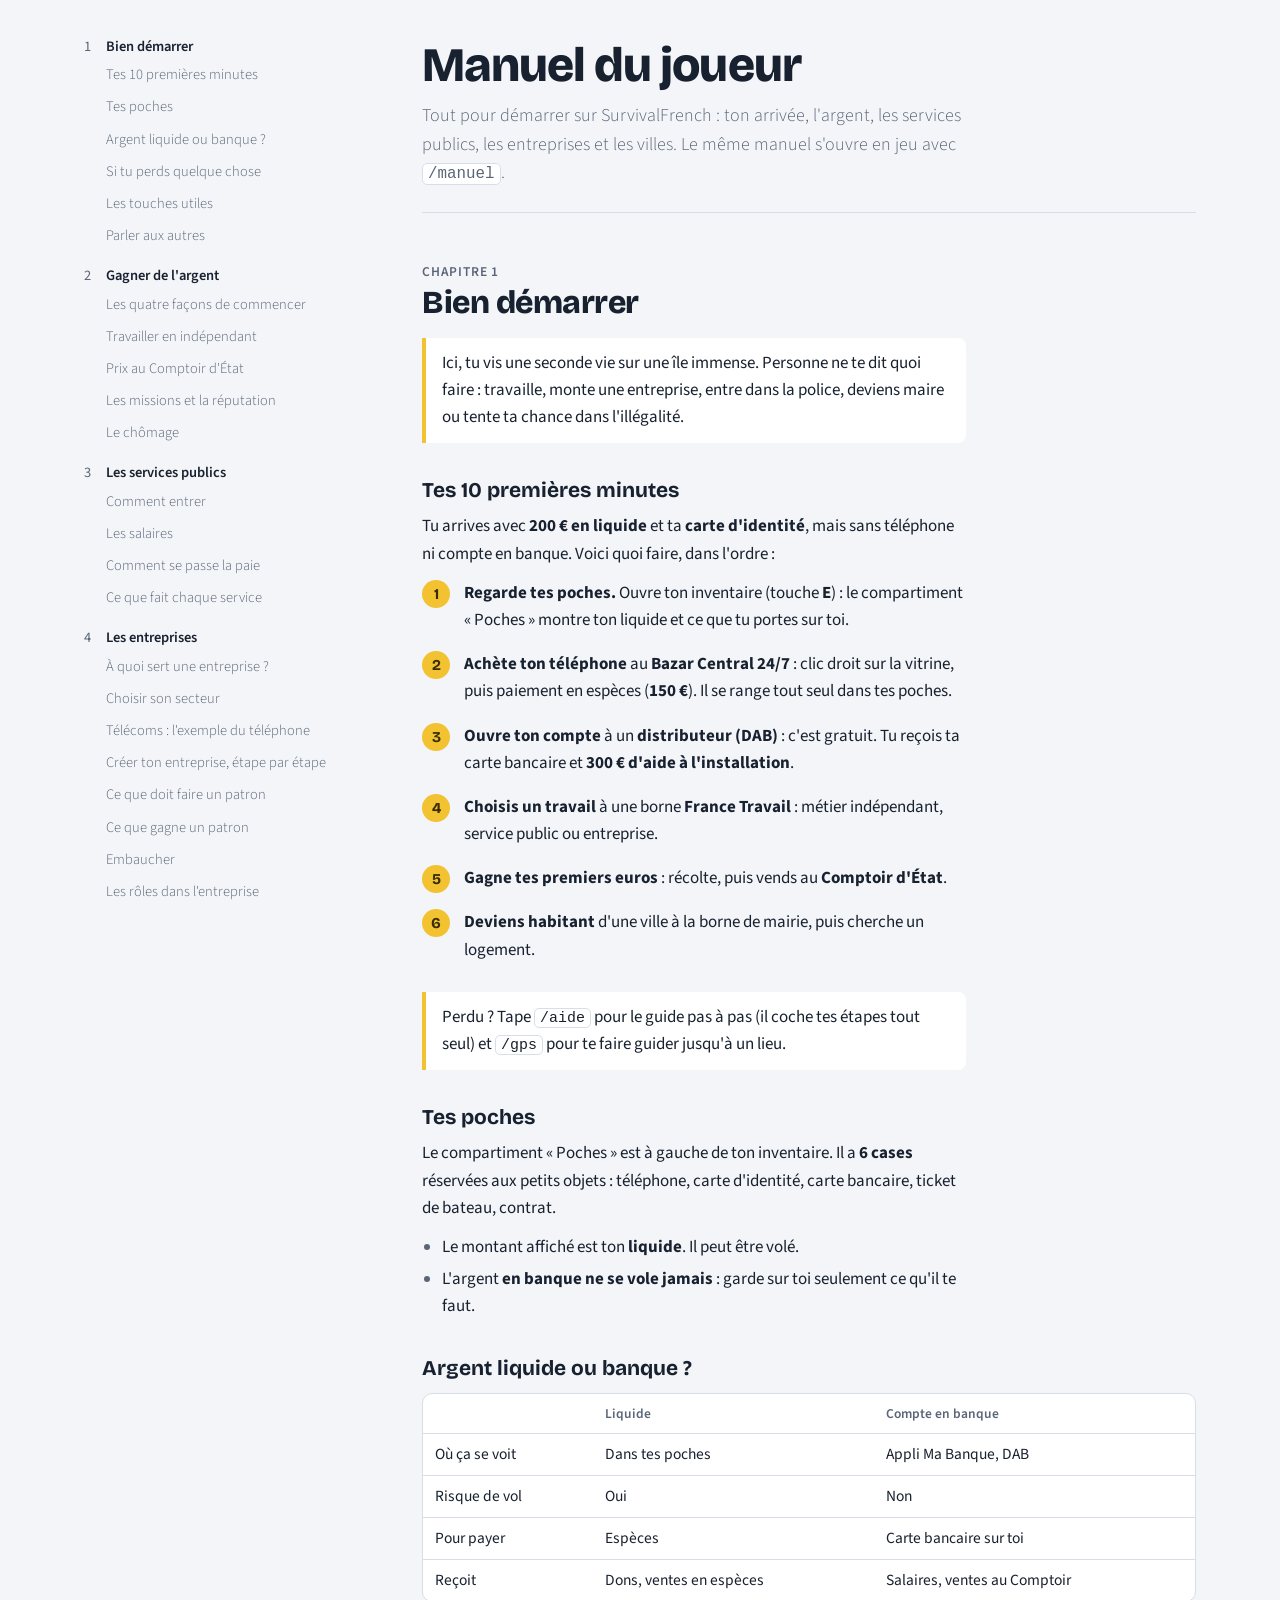
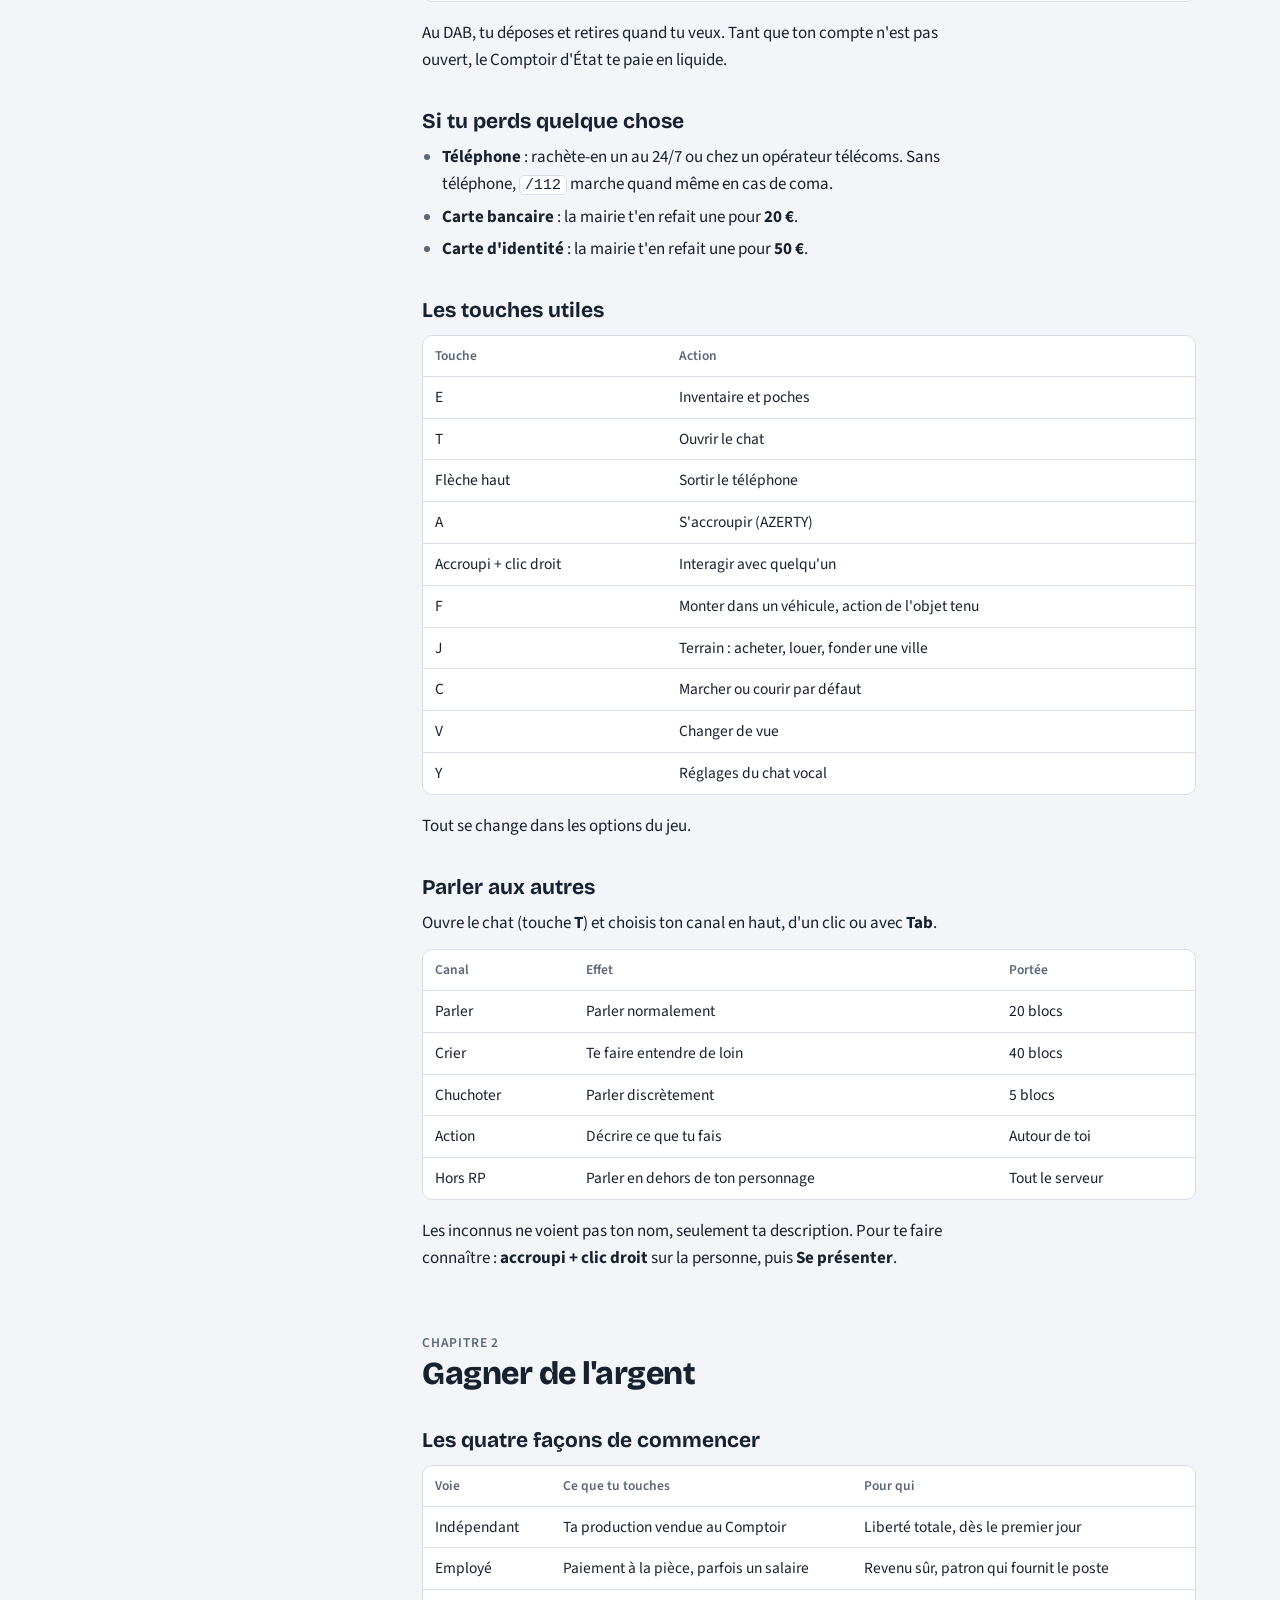
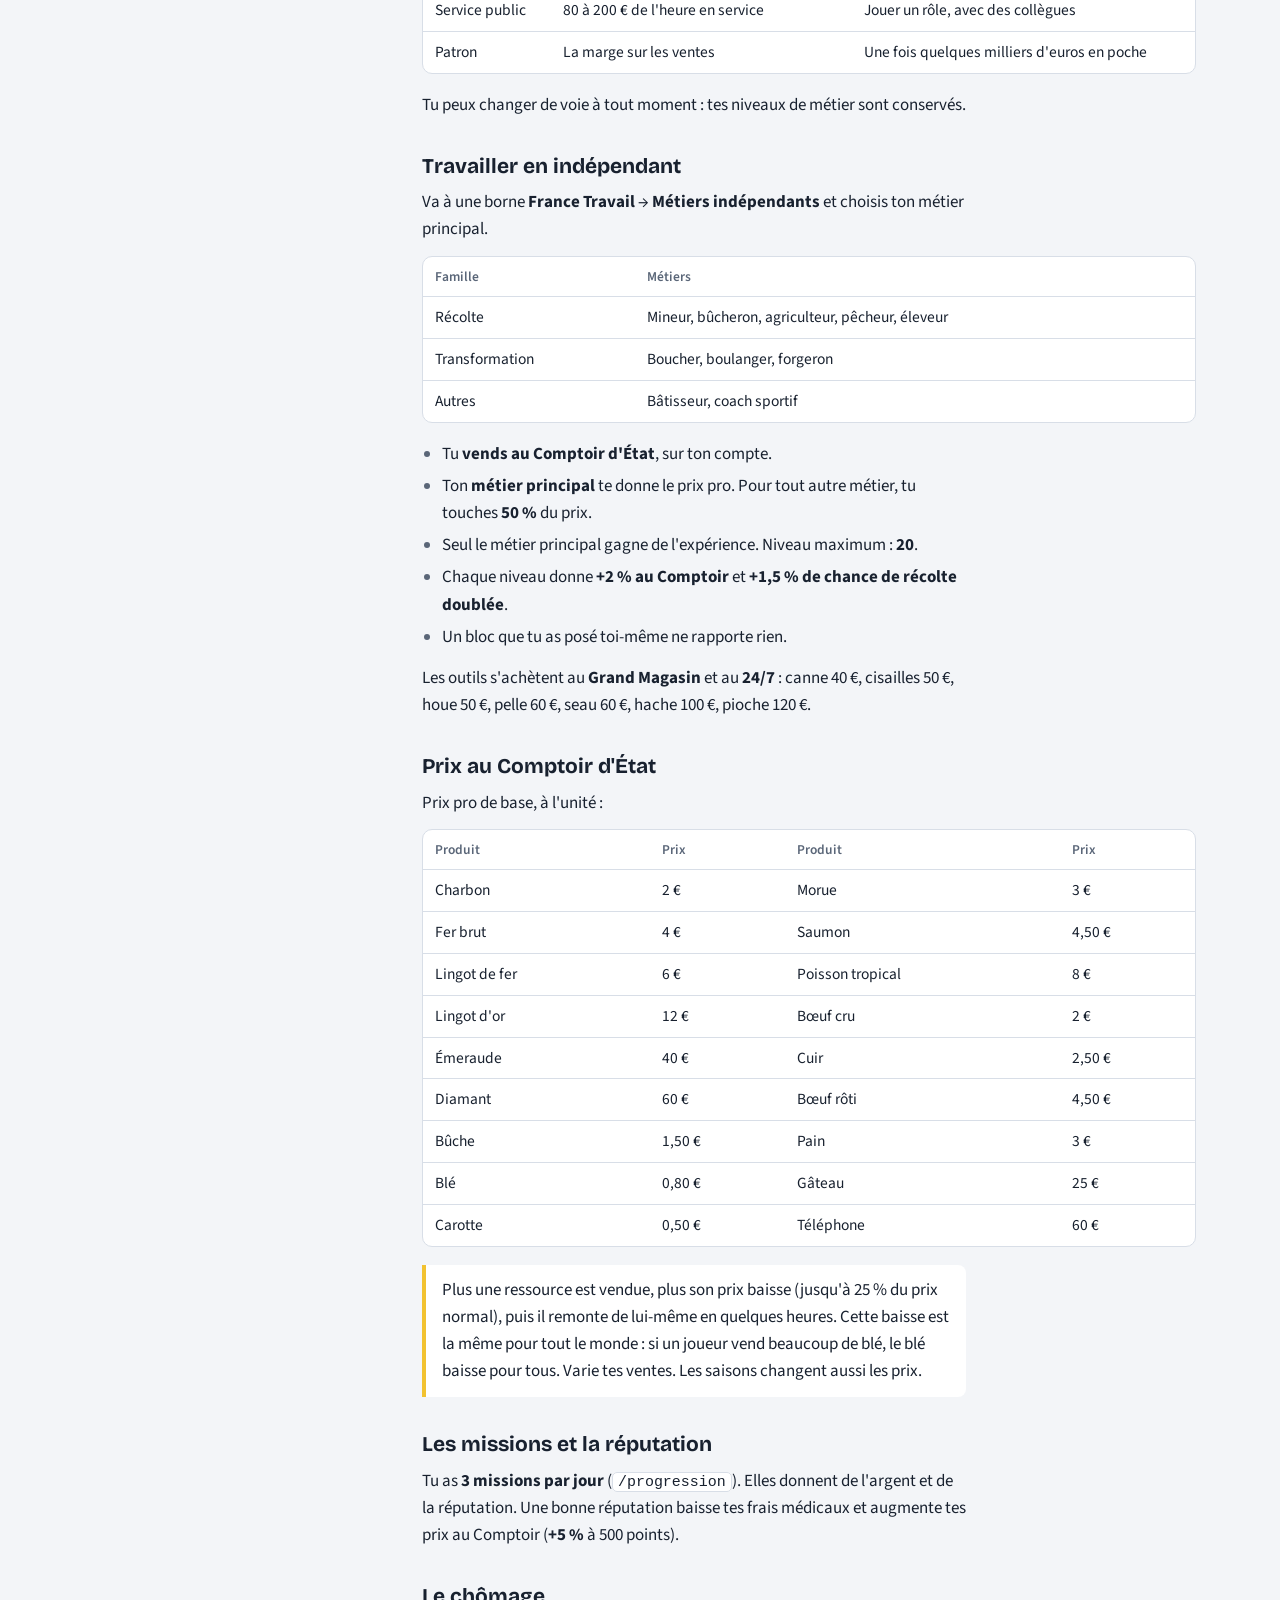
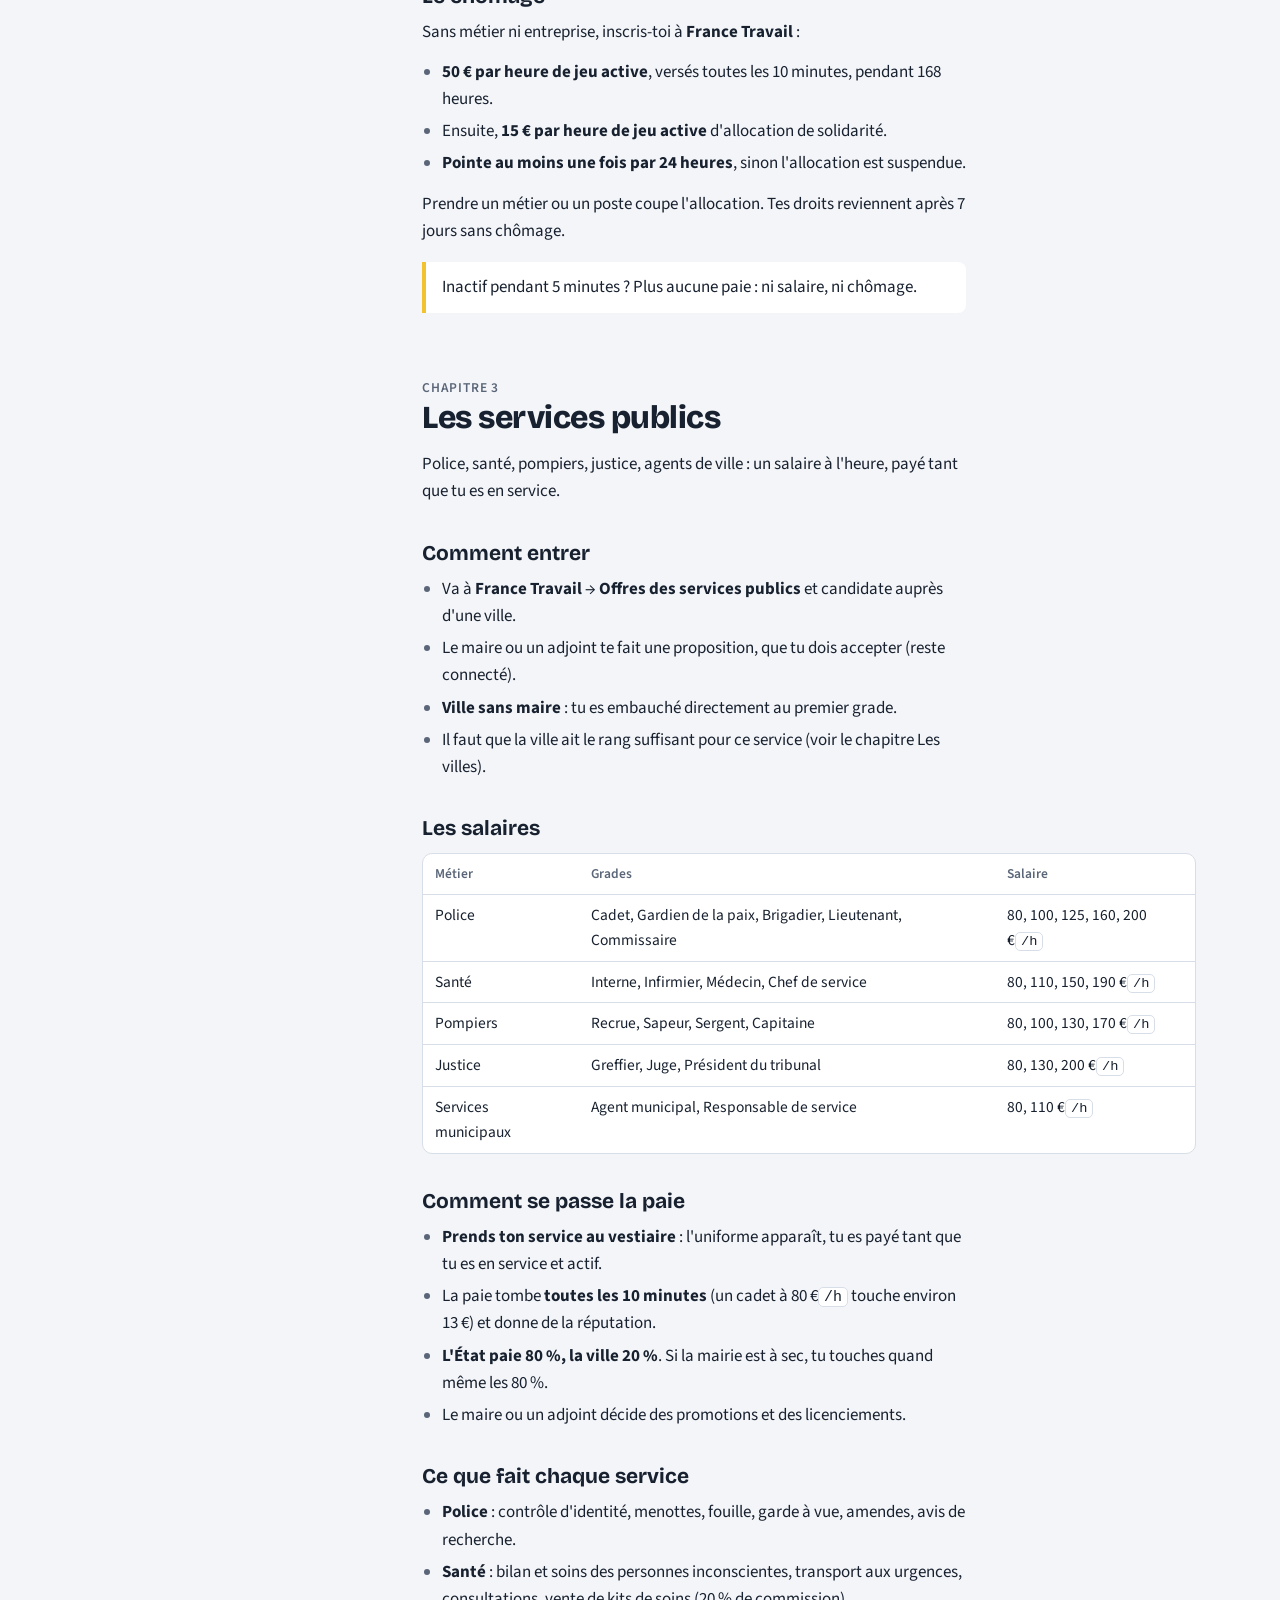
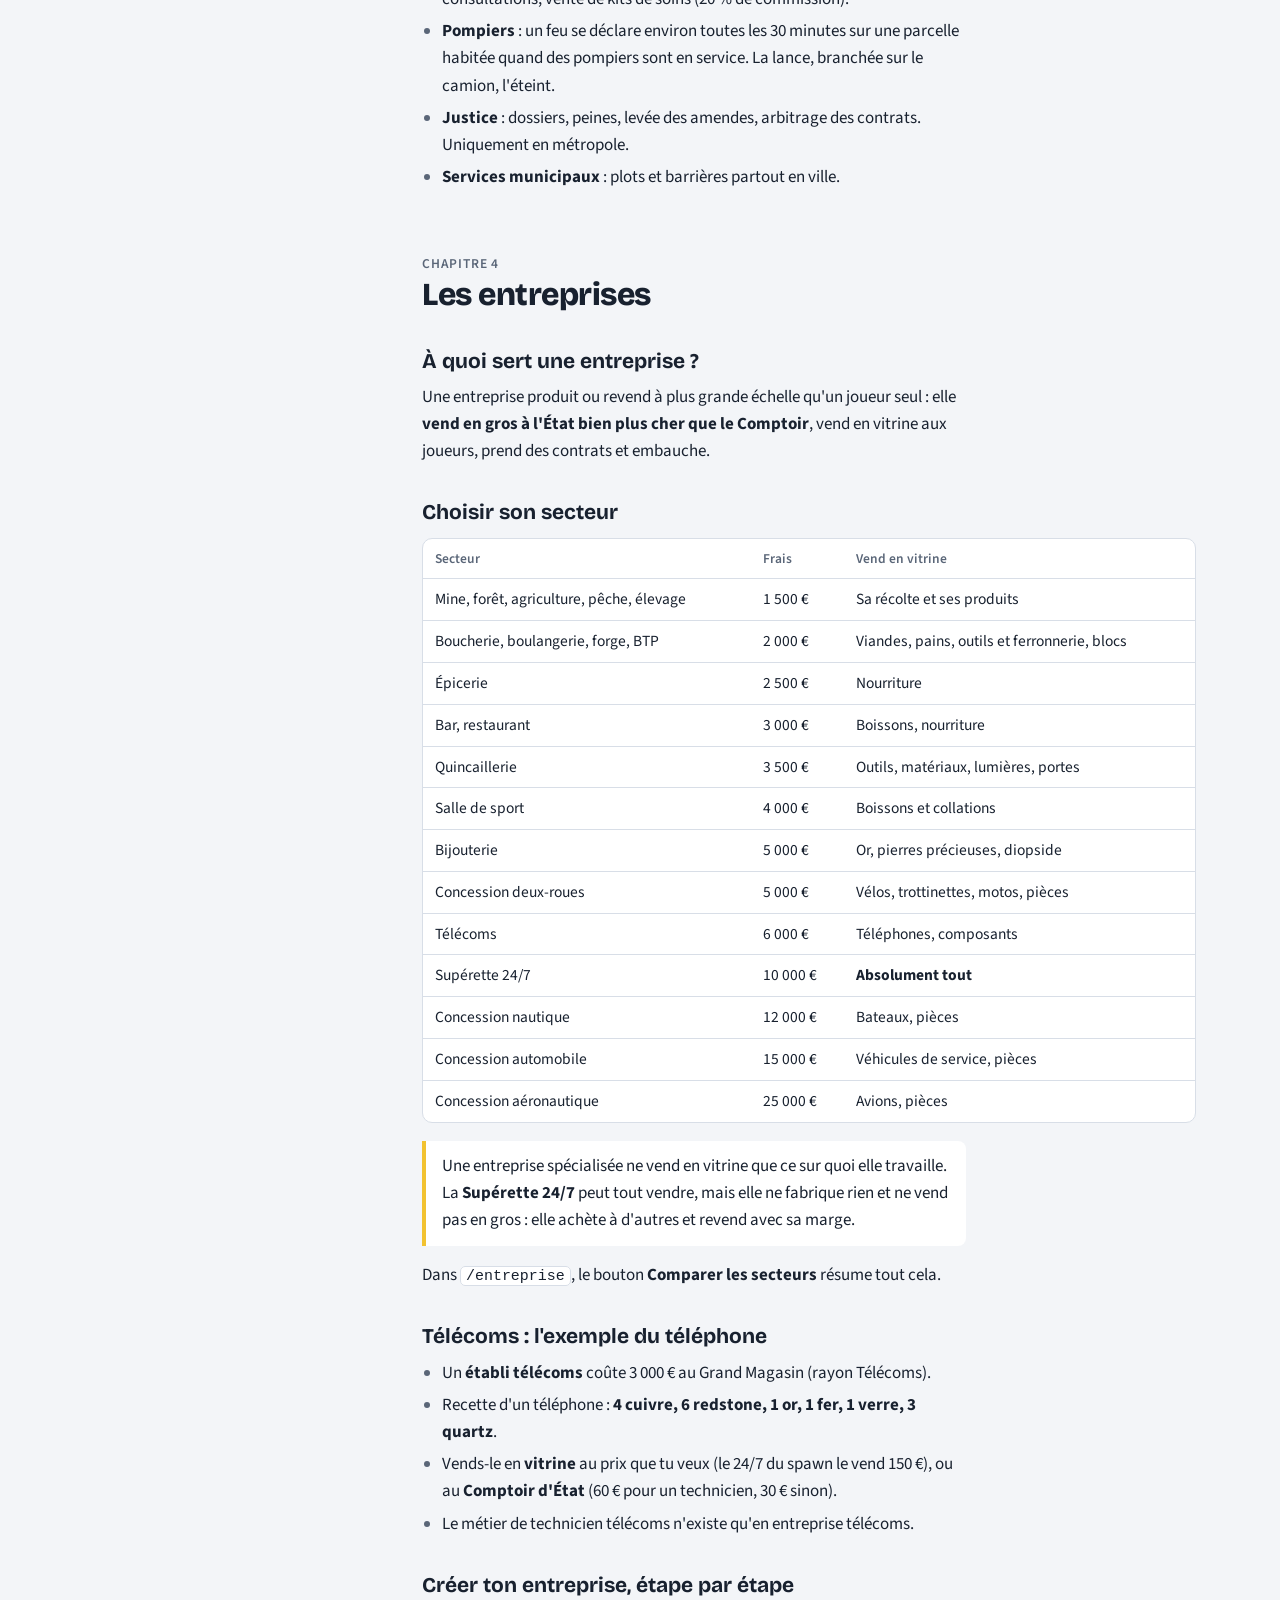
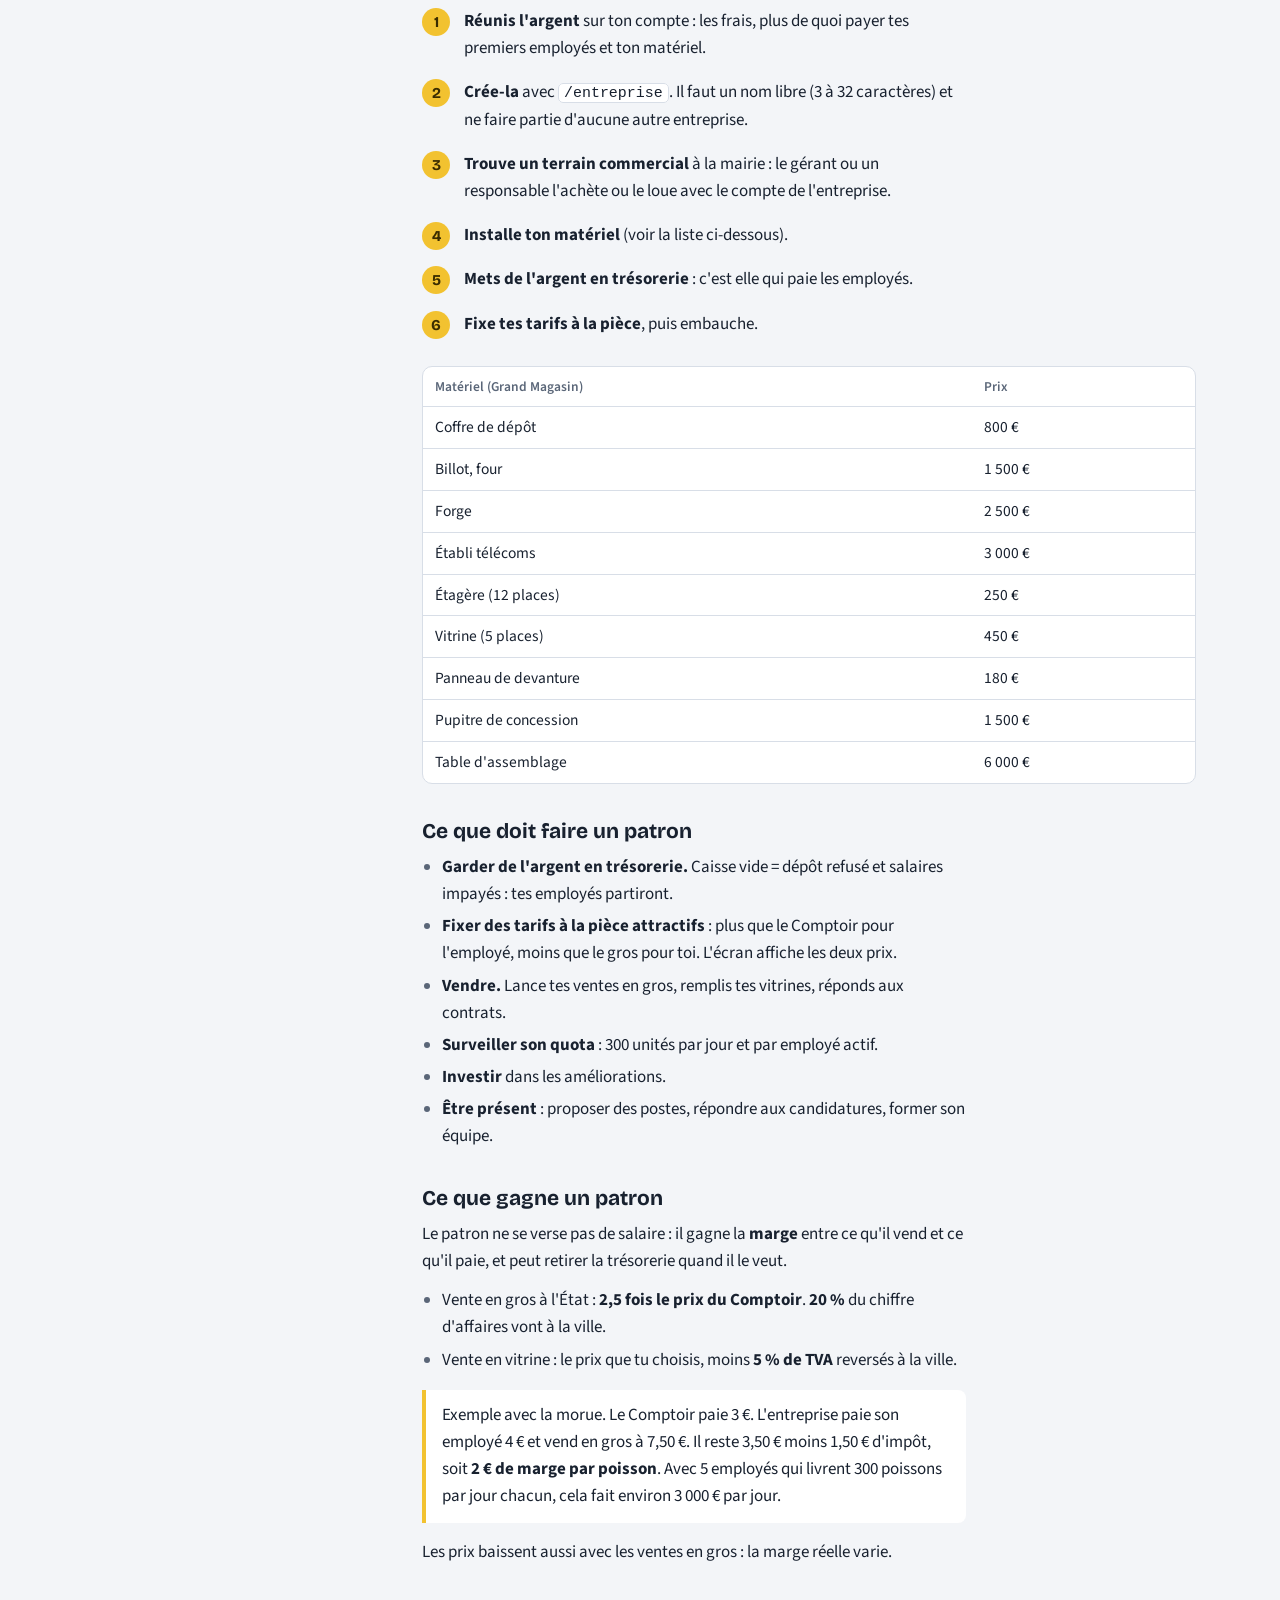
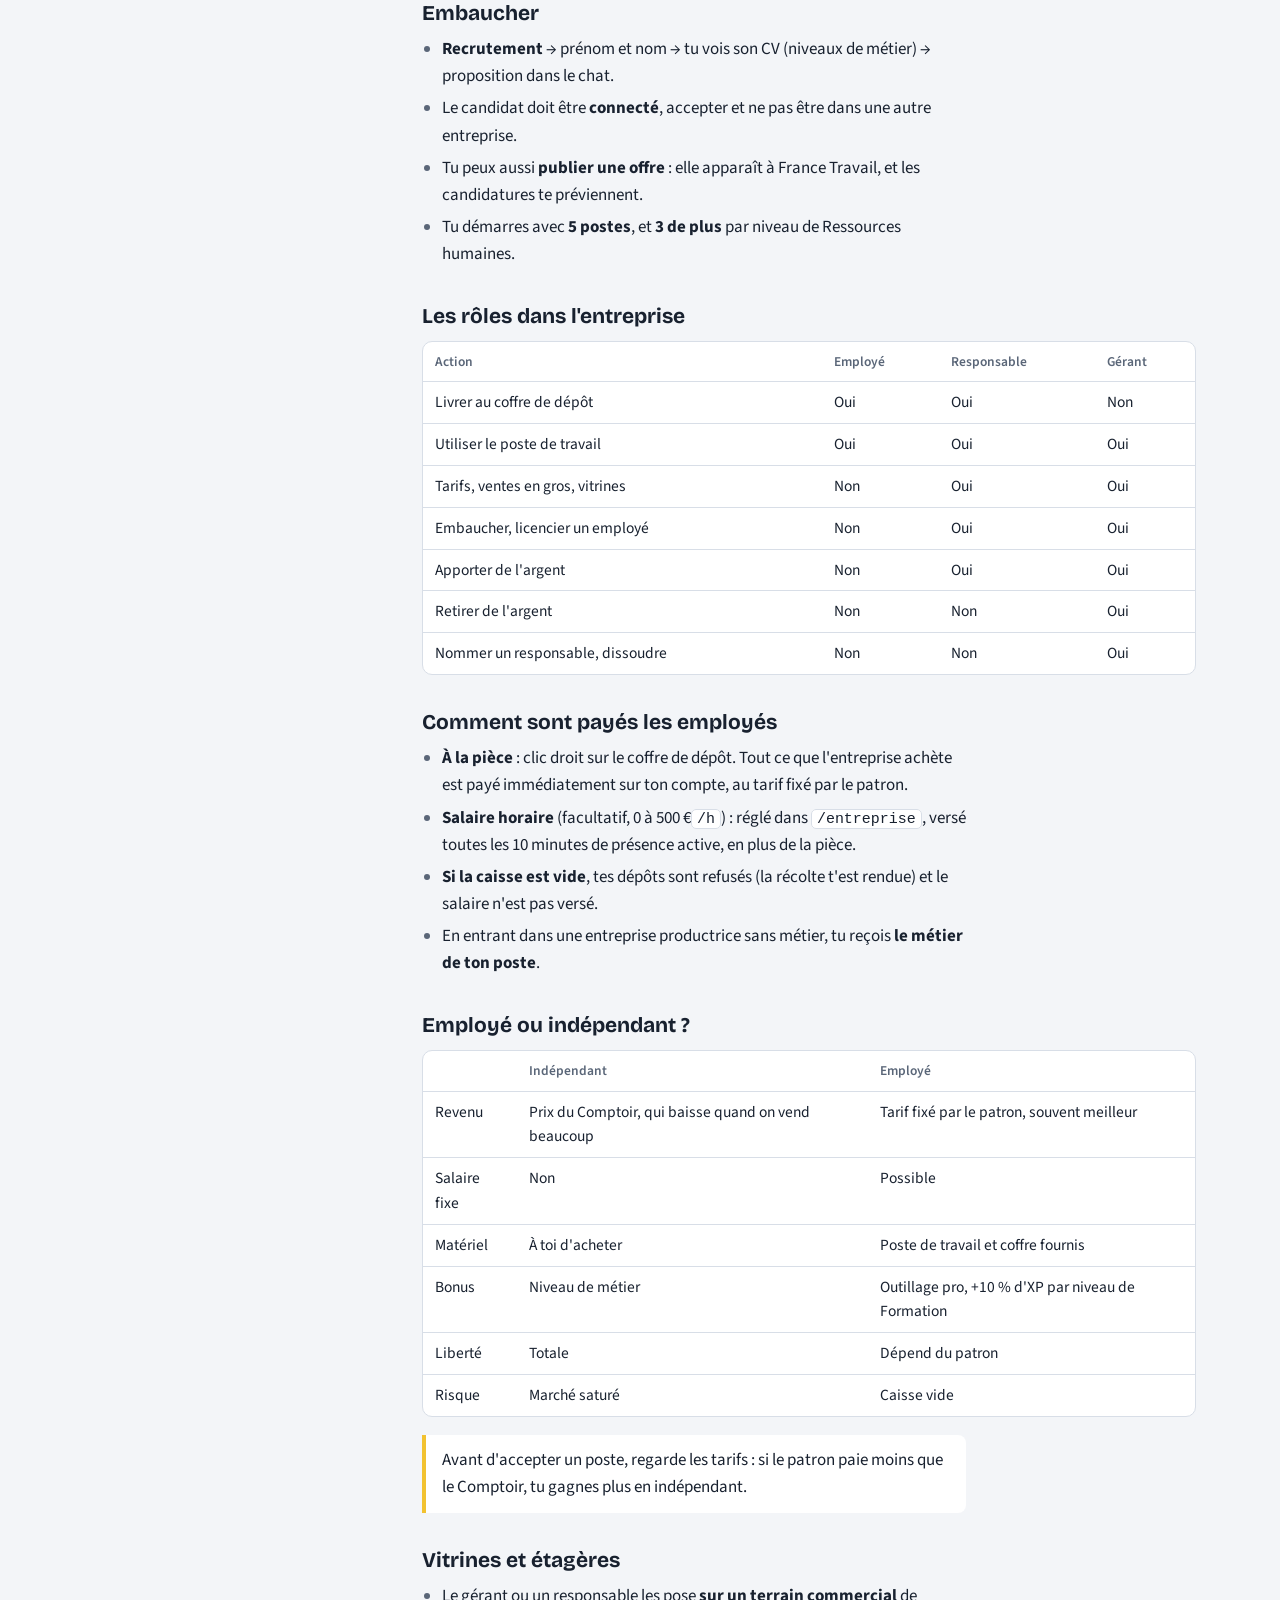
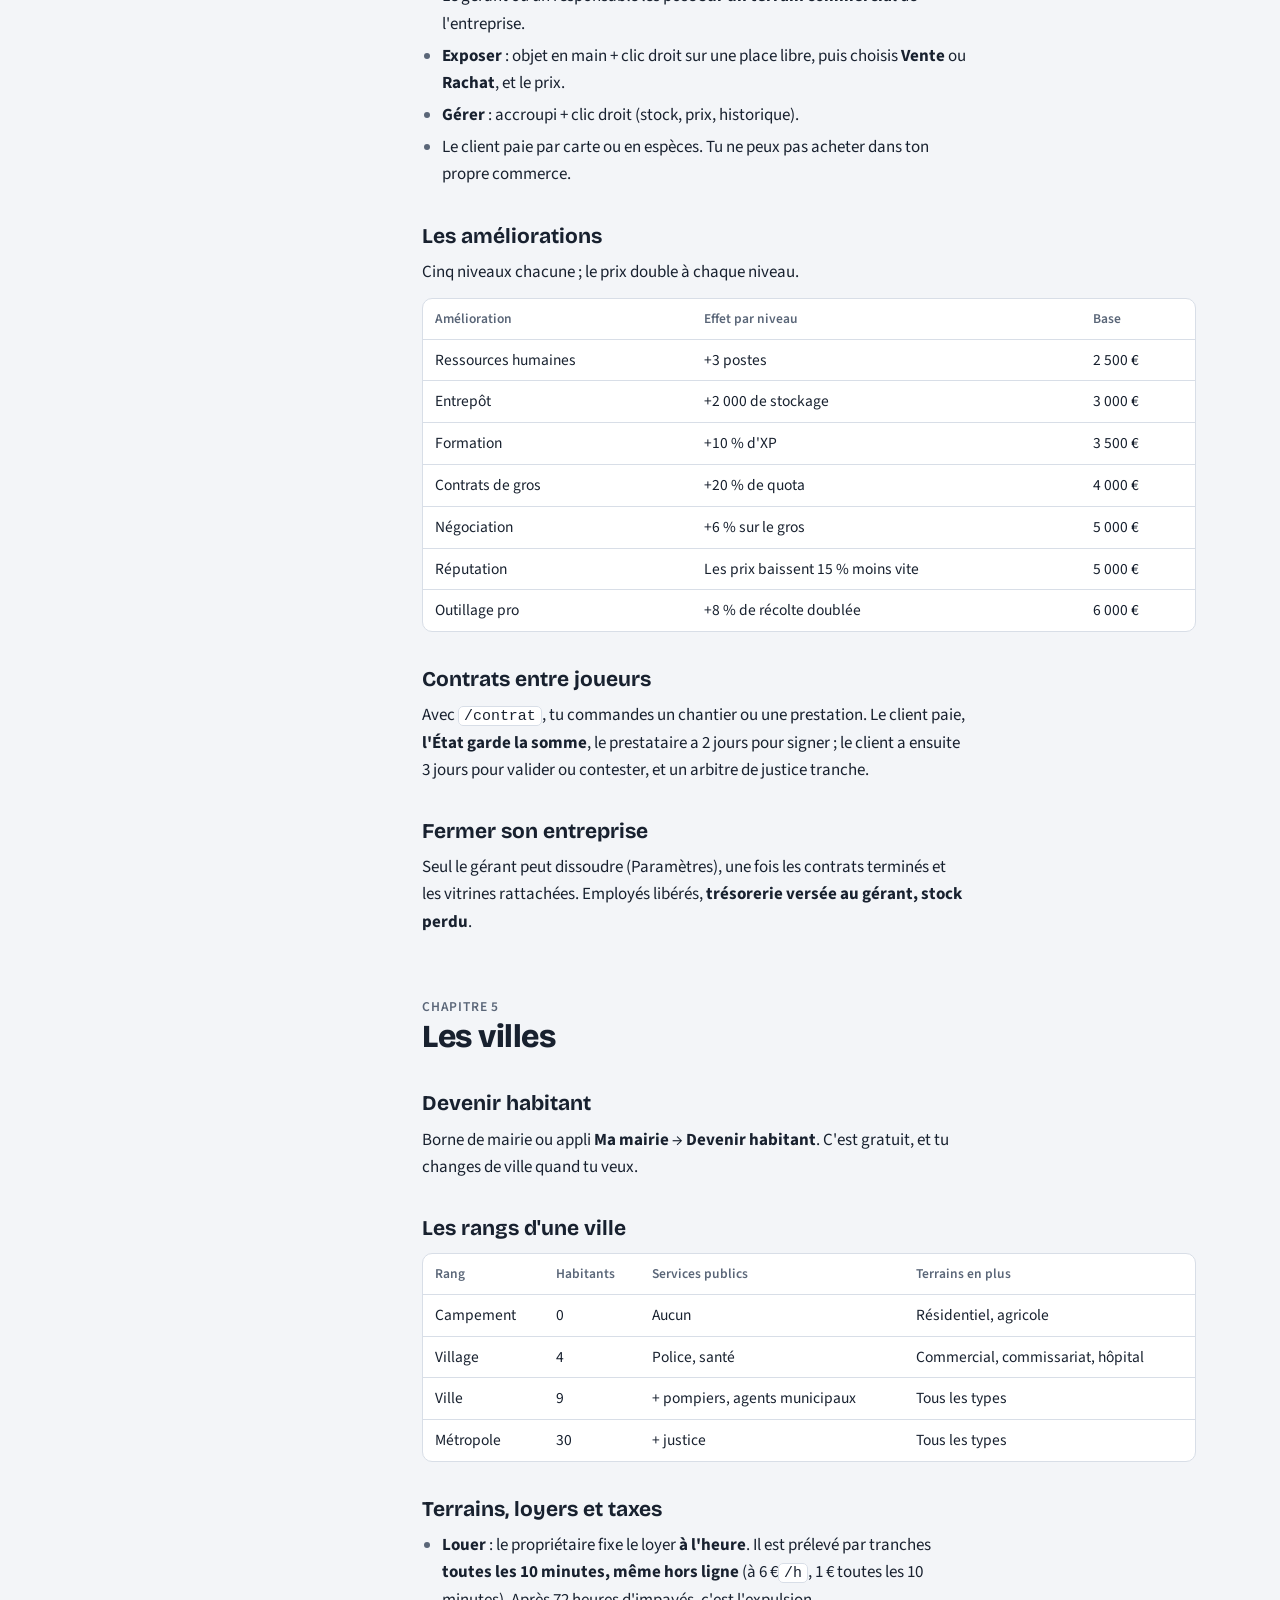
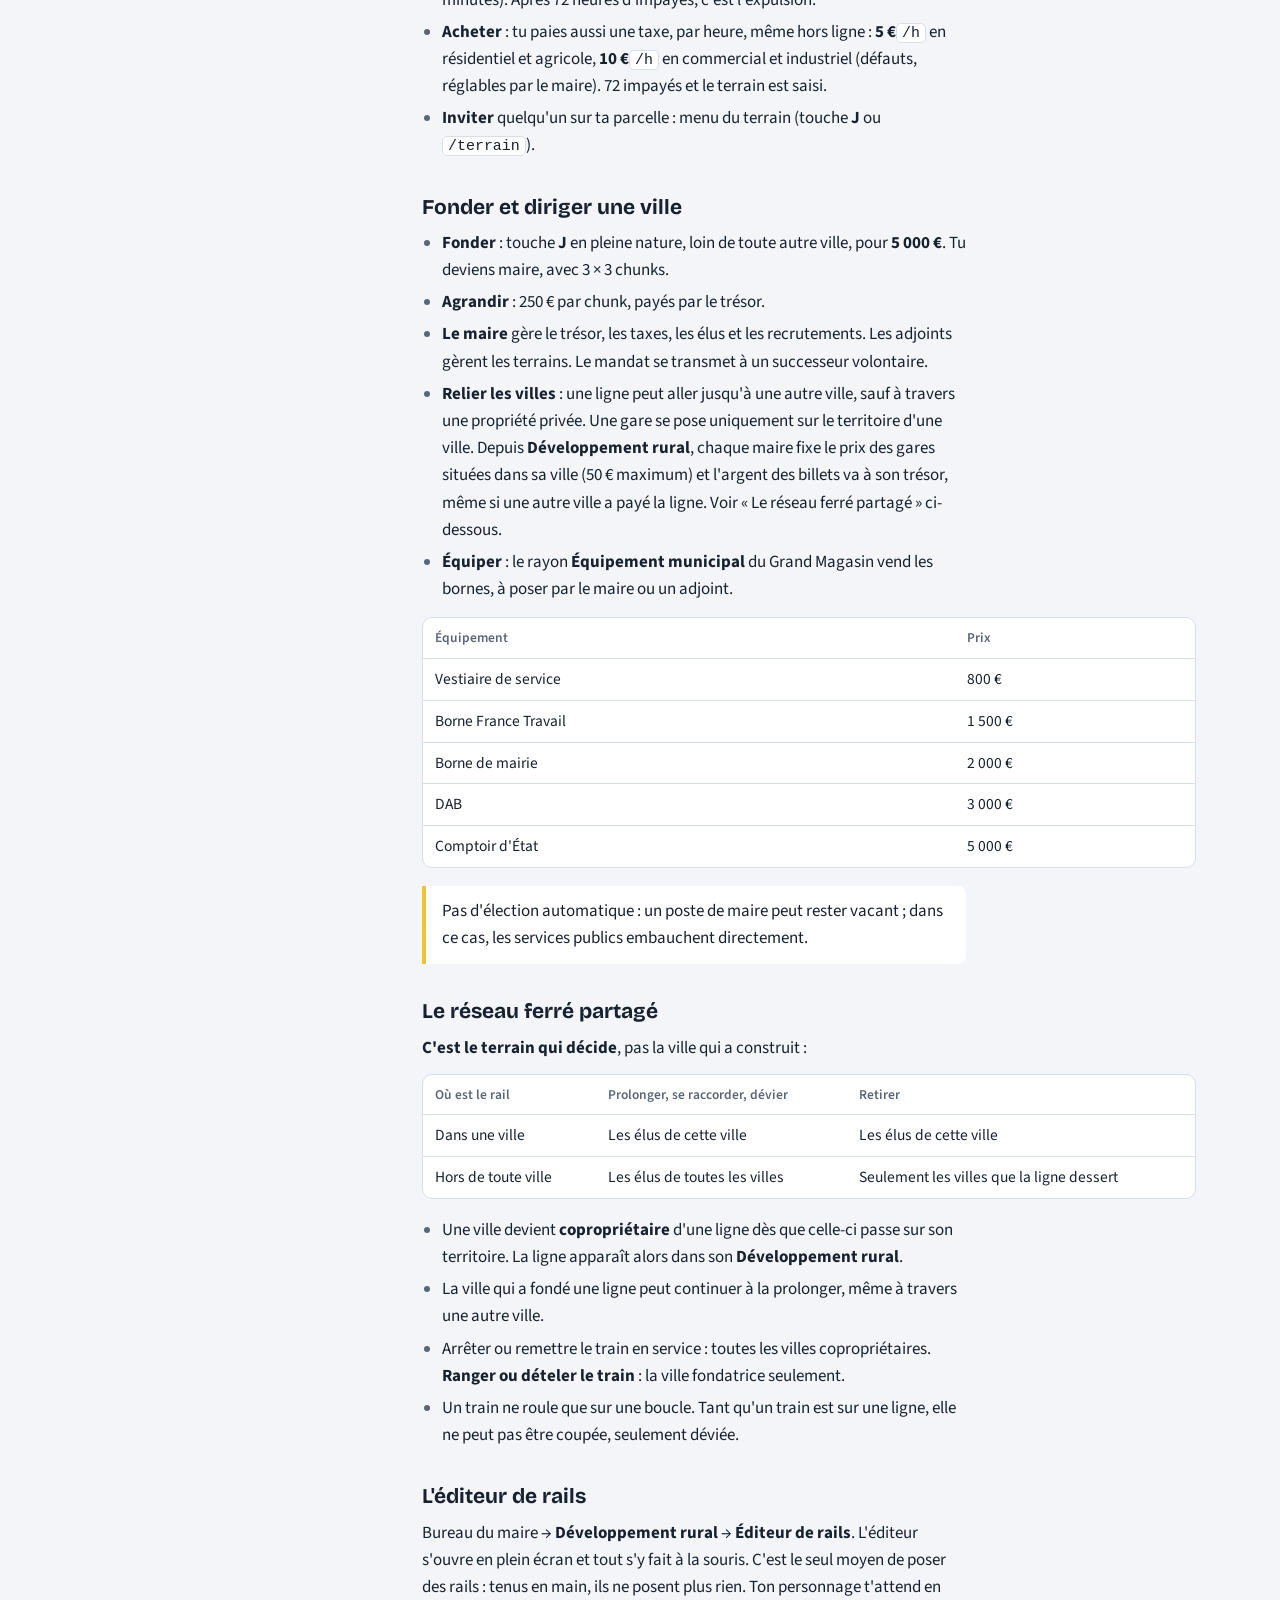
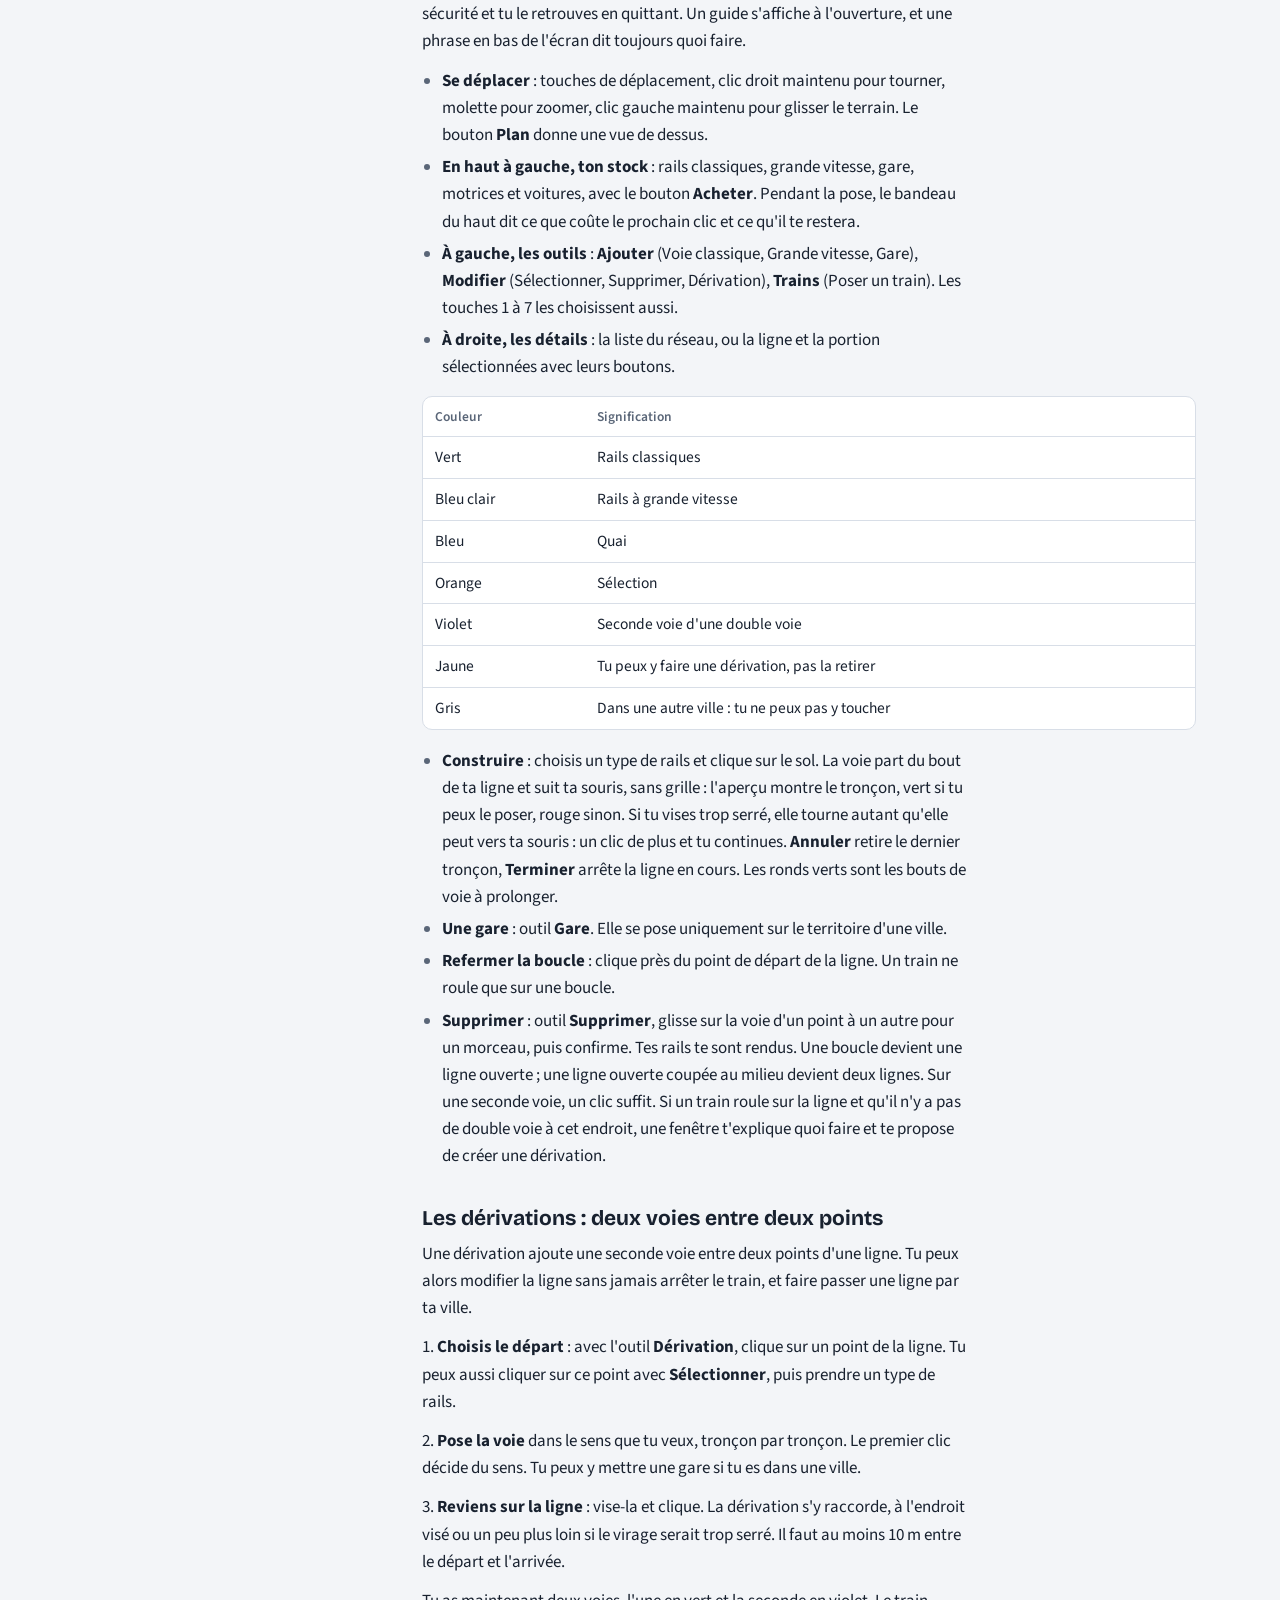
<file: index.html>
<!DOCTYPE html>
<html lang="fr"><head><meta charset="utf-8">
<meta name="viewport" content="width=device-width,initial-scale=1">
<title>Manuel SurvivalFrench</title>
<link rel="preconnect" href="https://fonts.googleapis.com">
<link rel="stylesheet" href="https://fonts.googleapis.com/css2?family=Bricolage+Grotesque:wght@700;800&family=Source+Sans+3:wght@300;400;600;700&display=swap">
<style>
:root{
  /* Plan : colonne de lecture + sommaire fixe, façon livret d'accueil de mairie : bleu ardoise, jaune de signalisation. */
  --bg:#f3f5f8; --surface:#ffffff; --ink:#18212f; --muted:#5a6678; --line:#d8dee7; --accent:#1f4fa3; --mark:#f2c230; --markink:#3a2c00;
  --display:"Bricolage Grotesque","Segoe UI",system-ui,sans-serif; --body:"Source Sans 3","Segoe UI",system-ui,sans-serif;
  color-scheme:light;
}
@media (prefers-color-scheme:dark){:root:not([data-theme="light"]){
  --bg:#10151d; --surface:#18202b; --ink:#e8ecf2; --muted:#9aa6b6; --line:#2b3644; --accent:#8db4f5; --mark:#f2c230; --markink:#2a2000; color-scheme:dark;}}
:root[data-theme="dark"]{
  --bg:#10151d; --surface:#18202b; --ink:#e8ecf2; --muted:#9aa6b6; --line:#2b3644; --accent:#8db4f5; --mark:#f2c230; --markink:#2a2000; color-scheme:dark;}
*{box-sizing:border-box}
html{scroll-behavior:smooth;scroll-padding-top:16px}
@media (prefers-reduced-motion:reduce){html{scroll-behavior:auto}}
body{margin:0;background:var(--bg);color:var(--ink);font:400 17px/1.6 var(--body);-webkit-font-smoothing:antialiased}
a{color:var(--accent)}
a:focus-visible{outline:2px solid var(--accent);outline-offset:2px;border-radius:3px}
.wrap{display:grid;grid-template-columns:290px minmax(0,1fr);gap:48px;max-width:1160px;margin:0 auto;padding:0 24px}
nav{position:sticky;top:0;align-self:start;max-height:100vh;overflow-y:auto;padding:32px 8px 32px 0;font-size:14.5px}
nav ol,nav ul{list-style:none;margin:0;padding:0}
nav .ch{margin-bottom:12px}
.chl{display:flex;gap:10px;font-weight:600;color:var(--ink);text-decoration:none;padding:3px 0}
.chl span{color:var(--muted);font-weight:400;font-variant-numeric:tabular-nums;min-width:12px}
nav ul a{display:block;color:var(--muted);text-decoration:none;padding:2px 0 2px 22px;font-weight:300}
nav a:hover{color:var(--accent)}
main{padding:32px 0 96px;min-width:0}
header{padding:8px 0 24px;border-bottom:1px solid var(--line)}
h1{font:800 clamp(34px,5vw,48px)/1.08 var(--display);letter-spacing:-.02em;margin:0 0 10px;text-wrap:balance}
.lead{margin:0;color:var(--muted);max-width:60ch;font-size:18px;font-weight:300}
.chapter{padding-top:48px}
.num{margin:0 0 2px;color:var(--muted);font-size:13.5px;font-weight:600;letter-spacing:.06em;text-transform:uppercase}
h2{font:800 32px/1.15 var(--display);letter-spacing:-.015em;margin:0 0 14px;text-wrap:balance}
h3{font:700 21px/1.25 var(--display);margin:34px 0 10px;text-wrap:balance}
p,ul,ol{max-width:68ch}
p{margin:0 0 12px}
ul{margin:0 0 14px;padding-left:20px}
li{margin-bottom:5px}
li::marker{color:var(--muted)}
strong{font-weight:700}
code{font:500 .88em ui-monospace,Consolas,monospace;background:var(--surface);border:1px solid var(--line);border-radius:5px;padding:1px 5px;white-space:nowrap}
.note{max-width:68ch;margin:16px 0;padding:12px 16px;background:var(--surface);border-left:4px solid var(--mark);border-radius:0 8px 8px 0}
.steps{list-style:none;counter-reset:s;padding:0;margin:0 0 16px}
.steps li{counter-increment:s;display:block;position:relative;padding:0 0 12px 42px;min-height:30px}
.steps li::before{content:counter(s);position:absolute;left:0;top:0;width:28px;height:28px;border-radius:50%;background:var(--mark);color:var(--markink);font:700 15px/28px var(--display);text-align:center}
.table{overflow-x:auto;margin:12px 0 18px;background:var(--surface);border:1px solid var(--line);border-radius:10px}
table{border-collapse:collapse;width:100%;font-size:15.5px;font-variant-numeric:tabular-nums}
th{text-align:left;font-weight:600;color:var(--muted);font-size:13.5px;border-bottom:1px solid var(--line);padding:9px 12px;white-space:nowrap}
td{padding:8px 12px;border-bottom:1px solid var(--line);vertical-align:top}
tr:last-child td{border-bottom:0}
@media (max-width:860px){
  .wrap{display:block;padding:0 16px}
  nav{position:static;max-height:none;padding:20px 0 0}
  nav ul{display:none}
  nav .ch{margin-bottom:4px}
  main{padding-top:20px}
}
</style></head>
<body><div class="wrap">
<nav aria-label="Sommaire"><ol><li class="ch"><a class="chl" href="#bien-demarrer"><span>1</span>Bien démarrer</a><ul><li><a href="#tes-10-premieres-minutes">Tes 10 premières minutes</a></li><li><a href="#tes-poches">Tes poches</a></li><li><a href="#argent-liquide-ou-banque">Argent liquide ou banque ?</a></li><li><a href="#si-tu-perds-quelque-chose">Si tu perds quelque chose</a></li><li><a href="#les-touches-utiles">Les touches utiles</a></li><li><a href="#parler-aux-autres">Parler aux autres</a></li></ul></li><li class="ch"><a class="chl" href="#gagner-de-l-argent"><span>2</span>Gagner de l&#x27;argent</a><ul><li><a href="#les-quatre-facons-de-commencer">Les quatre façons de commencer</a></li><li><a href="#travailler-en-independant">Travailler en indépendant</a></li><li><a href="#prix-au-comptoir-d-etat">Prix au Comptoir d&#x27;État</a></li><li><a href="#les-missions-et-la-reputation">Les missions et la réputation</a></li><li><a href="#le-chomage">Le chômage</a></li></ul></li><li class="ch"><a class="chl" href="#les-services-publics"><span>3</span>Les services publics</a><ul><li><a href="#comment-entrer">Comment entrer</a></li><li><a href="#les-salaires">Les salaires</a></li><li><a href="#comment-se-passe-la-paie">Comment se passe la paie</a></li><li><a href="#ce-que-fait-chaque-service">Ce que fait chaque service</a></li></ul></li><li class="ch"><a class="chl" href="#les-entreprises"><span>4</span>Les entreprises</a><ul><li><a href="#a-quoi-sert-une-entreprise">À quoi sert une entreprise ?</a></li><li><a href="#choisir-son-secteur">Choisir son secteur</a></li><li><a href="#telecoms-l-exemple-du-telephone">Télécoms : l&#x27;exemple du téléphone</a></li><li><a href="#creer-ton-entreprise-etape-par-etape">Créer ton entreprise, étape par étape</a></li><li><a href="#ce-que-doit-faire-un-patron">Ce que doit faire un patron</a></li><li><a href="#ce-que-gagne-un-patron">Ce que gagne un patron</a></li><li><a href="#embaucher">Embaucher</a></li><li><a href="#les-roles-dans-l-entreprise">Les rôles dans l&#x27;entreprise</a></li><li><a href="#comment-sont-payes-les-employes">Comment sont payés les employés</a></li><li><a href="#employe-ou-independant">Employé ou indépendant ?</a></li><li><a href="#vitrines-et-etageres">Vitrines et étagères</a></li><li><a href="#les-ameliorations">Les améliorations</a></li><li><a href="#contrats-entre-joueurs">Contrats entre joueurs</a></li><li><a href="#fermer-son-entreprise">Fermer son entreprise</a></li></ul></li><li class="ch"><a class="chl" href="#les-villes"><span>5</span>Les villes</a><ul><li><a href="#devenir-habitant">Devenir habitant</a></li><li><a href="#les-rangs-d-une-ville">Les rangs d&#x27;une ville</a></li><li><a href="#terrains-loyers-et-taxes">Terrains, loyers et taxes</a></li><li><a href="#fonder-et-diriger-une-ville">Fonder et diriger une ville</a></li><li><a href="#le-reseau-ferre-partage">Le réseau ferré partagé</a></li><li><a href="#l-editeur-de-rails">L&#x27;éditeur de rails</a></li><li><a href="#les-derivations-deux-voies-entre-deux-points">Les dérivations : deux voies entre deux points</a></li></ul></li><li class="ch"><a class="chl" href="#sante-police-et-illegalite"><span>6</span>Santé, police et illégalité</a><ul><li><a href="#sante">Santé</a></li><li><a href="#faire-les-poches">Faire les poches</a></li><li><a href="#braquages">Braquages</a></li><li><a href="#si-tu-te-fais-attraper">Si tu te fais attraper</a></li></ul></li><li class="ch"><a class="chl" href="#se-deplacer-et-le-reste"><span>7</span>Se déplacer et le reste</a><ul><li><a href="#les-deplacements">Les déplacements</a></li><li><a href="#la-salle-de-sport">La salle de sport</a></li><li><a href="#toutes-les-commandes-utiles">Toutes les commandes utiles</a></li></ul></li></ol></nav>
<main><header><h1>Manuel du joueur</h1>
<p class="lead">Tout pour démarrer sur SurvivalFrench : ton arrivée, l'argent, les services publics, les entreprises et les villes. Le même manuel s'ouvre en jeu avec <code>/manuel</code>.</p></header>
<section class="chapter" id="bien-demarrer"><p class="num">Chapitre 1</p><h2>Bien démarrer</h2><aside class="note">Ici, tu vis une seconde vie sur une île immense. Personne ne te dit quoi faire : travaille, monte une entreprise, entre dans la police, deviens maire ou tente ta chance dans l'illégalité.</aside><h3 id="tes-10-premieres-minutes">Tes 10 premières minutes</h3><p>Tu arrives avec <strong>200 € en liquide</strong> et ta <strong>carte d'identité</strong>, mais sans téléphone ni compte en banque. Voici quoi faire, dans l'ordre :</p><ol class="steps"><li><strong>Regarde tes poches.</strong> Ouvre ton inventaire (touche <strong>E</strong>) : le compartiment « Poches » montre ton liquide et ce que tu portes sur toi.</li><li><strong>Achète ton téléphone</strong> au <strong>Bazar Central 24/7</strong> : clic droit sur la vitrine, puis paiement en espèces (<strong>150 €</strong>). Il se range tout seul dans tes poches.</li><li><strong>Ouvre ton compte</strong> à un <strong>distributeur (DAB)</strong> : c'est gratuit. Tu reçois ta carte bancaire et <strong>300 € d'aide à l'installation</strong>.</li><li><strong>Choisis un travail</strong> à une borne <strong>France Travail</strong> : métier indépendant, service public ou entreprise.</li><li><strong>Gagne tes premiers euros</strong> : récolte, puis vends au <strong>Comptoir d'État</strong>.</li><li><strong>Deviens habitant</strong> d'une ville à la borne de mairie, puis cherche un logement.</li></ol><aside class="note">Perdu ? Tape <code>/aide</code> pour le guide pas à pas (il coche tes étapes tout seul) et <code>/gps</code> pour te faire guider jusqu'à un lieu.</aside><h3 id="tes-poches">Tes poches</h3><p>Le compartiment « Poches » est à gauche de ton inventaire. Il a <strong>6 cases</strong> réservées aux petits objets : téléphone, carte d'identité, carte bancaire, ticket de bateau, contrat.</p><ul><li>Le montant affiché est ton <strong>liquide</strong>. Il peut être volé.</li><li>L'argent <strong>en banque ne se vole jamais</strong> : garde sur toi seulement ce qu'il te faut.</li></ul><h3 id="argent-liquide-ou-banque">Argent liquide ou banque ?</h3><div class="table"><table><thead><tr><th scope="col"></th><th scope="col">Liquide</th><th scope="col">Compte en banque</th></tr></thead><tbody><tr><td>Où ça se voit</td><td>Dans tes poches</td><td>Appli Ma Banque, DAB</td></tr><tr><td>Risque de vol</td><td>Oui</td><td>Non</td></tr><tr><td>Pour payer</td><td>Espèces</td><td>Carte bancaire sur toi</td></tr><tr><td>Reçoit</td><td>Dons, ventes en espèces</td><td>Salaires, ventes au Comptoir</td></tr></tbody></table></div><p>Au DAB, tu déposes et retires quand tu veux. Tant que ton compte n'est pas ouvert, le Comptoir d'État te paie en liquide.</p><h3 id="si-tu-perds-quelque-chose">Si tu perds quelque chose</h3><ul><li><strong>Téléphone</strong> : rachète-en un au 24/7 ou chez un opérateur télécoms. Sans téléphone, <code>/112</code> marche quand même en cas de coma.</li><li><strong>Carte bancaire</strong> : la mairie t'en refait une pour <strong>20 €</strong>.</li><li><strong>Carte d'identité</strong> : la mairie t'en refait une pour <strong>50 €</strong>.</li></ul><h3 id="les-touches-utiles">Les touches utiles</h3><div class="table"><table><thead><tr><th scope="col">Touche</th><th scope="col">Action</th></tr></thead><tbody><tr><td>E</td><td>Inventaire et poches</td></tr><tr><td>T</td><td>Ouvrir le chat</td></tr><tr><td>Flèche haut</td><td>Sortir le téléphone</td></tr><tr><td>A</td><td>S'accroupir (AZERTY)</td></tr><tr><td>Accroupi + clic droit</td><td>Interagir avec quelqu'un</td></tr><tr><td>F</td><td>Monter dans un véhicule, action de l'objet tenu</td></tr><tr><td>J</td><td>Terrain : acheter, louer, fonder une ville</td></tr><tr><td>C</td><td>Marcher ou courir par défaut</td></tr><tr><td>V</td><td>Changer de vue</td></tr><tr><td>Y</td><td>Réglages du chat vocal</td></tr></tbody></table></div><p>Tout se change dans les options du jeu.</p><h3 id="parler-aux-autres">Parler aux autres</h3><p>Ouvre le chat (touche <strong>T</strong>) et choisis ton canal en haut, d'un clic ou avec <strong>Tab</strong>.</p><div class="table"><table><thead><tr><th scope="col">Canal</th><th scope="col">Effet</th><th scope="col">Portée</th></tr></thead><tbody><tr><td>Parler</td><td>Parler normalement</td><td>20 blocs</td></tr><tr><td>Crier</td><td>Te faire entendre de loin</td><td>40 blocs</td></tr><tr><td>Chuchoter</td><td>Parler discrètement</td><td>5 blocs</td></tr><tr><td>Action</td><td>Décrire ce que tu fais</td><td>Autour de toi</td></tr><tr><td>Hors RP</td><td>Parler en dehors de ton personnage</td><td>Tout le serveur</td></tr></tbody></table></div><p>Les inconnus ne voient pas ton nom, seulement ta description. Pour te faire connaître : <strong>accroupi + clic droit</strong> sur la personne, puis <strong>Se présenter</strong>.</p></section><section class="chapter" id="gagner-de-l-argent"><p class="num">Chapitre 2</p><h2>Gagner de l'argent</h2><h3 id="les-quatre-facons-de-commencer">Les quatre façons de commencer</h3><div class="table"><table><thead><tr><th scope="col">Voie</th><th scope="col">Ce que tu touches</th><th scope="col">Pour qui</th></tr></thead><tbody><tr><td>Indépendant</td><td>Ta production vendue au Comptoir</td><td>Liberté totale, dès le premier jour</td></tr><tr><td>Employé</td><td>Paiement à la pièce, parfois un salaire</td><td>Revenu sûr, patron qui fournit le poste</td></tr><tr><td>Service public</td><td>80 à 200 € de l'heure en service</td><td>Jouer un rôle, avec des collègues</td></tr><tr><td>Patron</td><td>La marge sur les ventes</td><td>Une fois quelques milliers d'euros en poche</td></tr></tbody></table></div><p>Tu peux changer de voie à tout moment : tes niveaux de métier sont conservés.</p><h3 id="travailler-en-independant">Travailler en indépendant</h3><p>Va à une borne <strong>France Travail</strong> → <strong>Métiers indépendants</strong> et choisis ton métier principal.</p><div class="table"><table><thead><tr><th scope="col">Famille</th><th scope="col">Métiers</th></tr></thead><tbody><tr><td>Récolte</td><td>Mineur, bûcheron, agriculteur, pêcheur, éleveur</td></tr><tr><td>Transformation</td><td>Boucher, boulanger, forgeron</td></tr><tr><td>Autres</td><td>Bâtisseur, coach sportif</td></tr></tbody></table></div><ul><li>Tu <strong>vends au Comptoir d'État</strong>, sur ton compte.</li><li>Ton <strong>métier principal</strong> te donne le prix pro. Pour tout autre métier, tu touches <strong>50 %</strong> du prix.</li><li>Seul le métier principal gagne de l'expérience. Niveau maximum : <strong>20</strong>.</li><li>Chaque niveau donne <strong>+2 % au Comptoir</strong> et <strong>+1,5 % de chance de récolte doublée</strong>.</li><li>Un bloc que tu as posé toi-même ne rapporte rien.</li></ul><p>Les outils s'achètent au <strong>Grand Magasin</strong> et au <strong>24/7</strong> : canne 40 €, cisailles 50 €, houe 50 €, pelle 60 €, seau 60 €, hache 100 €, pioche 120 €.</p><h3 id="prix-au-comptoir-d-etat">Prix au Comptoir d'État</h3><p>Prix pro de base, à l'unité :</p><div class="table"><table><thead><tr><th scope="col">Produit</th><th scope="col">Prix</th><th scope="col">Produit</th><th scope="col">Prix</th></tr></thead><tbody><tr><td>Charbon</td><td>2 €</td><td>Morue</td><td>3 €</td></tr><tr><td>Fer brut</td><td>4 €</td><td>Saumon</td><td>4,50 €</td></tr><tr><td>Lingot de fer</td><td>6 €</td><td>Poisson tropical</td><td>8 €</td></tr><tr><td>Lingot d'or</td><td>12 €</td><td>Bœuf cru</td><td>2 €</td></tr><tr><td>Émeraude</td><td>40 €</td><td>Cuir</td><td>2,50 €</td></tr><tr><td>Diamant</td><td>60 €</td><td>Bœuf rôti</td><td>4,50 €</td></tr><tr><td>Bûche</td><td>1,50 €</td><td>Pain</td><td>3 €</td></tr><tr><td>Blé</td><td>0,80 €</td><td>Gâteau</td><td>25 €</td></tr><tr><td>Carotte</td><td>0,50 €</td><td>Téléphone</td><td>60 €</td></tr></tbody></table></div><aside class="note">Plus une ressource est vendue, plus son prix baisse (jusqu'à 25 % du prix normal), puis il remonte de lui-même en quelques heures. Cette baisse est la même pour tout le monde : si un joueur vend beaucoup de blé, le blé baisse pour tous. Varie tes ventes. Les saisons changent aussi les prix.</aside><h3 id="les-missions-et-la-reputation">Les missions et la réputation</h3><p>Tu as <strong>3 missions par jour</strong> (<code>/progression</code>). Elles donnent de l'argent et de la réputation. Une bonne réputation baisse tes frais médicaux et augmente tes prix au Comptoir (<strong>+5 %</strong> à 500 points).</p><h3 id="le-chomage">Le chômage</h3><p>Sans métier ni entreprise, inscris-toi à <strong>France Travail</strong> :</p><ul><li><strong>50 € par heure de jeu active</strong>, versés toutes les 10 minutes, pendant 168 heures.</li><li>Ensuite, <strong>15 € par heure de jeu active</strong> d'allocation de solidarité.</li><li><strong>Pointe au moins une fois par 24 heures</strong>, sinon l'allocation est suspendue.</li></ul><p>Prendre un métier ou un poste coupe l'allocation. Tes droits reviennent après 7 jours sans chômage.</p><aside class="note">Inactif pendant 5 minutes ? Plus aucune paie : ni salaire, ni chômage.</aside></section><section class="chapter" id="les-services-publics"><p class="num">Chapitre 3</p><h2>Les services publics</h2><p>Police, santé, pompiers, justice, agents de ville : un salaire à l'heure, payé tant que tu es en service.</p><h3 id="comment-entrer">Comment entrer</h3><ul><li>Va à <strong>France Travail</strong> → <strong>Offres des services publics</strong> et candidate auprès d'une ville.</li><li>Le maire ou un adjoint te fait une proposition, que tu dois accepter (reste connecté).</li><li><strong>Ville sans maire</strong> : tu es embauché directement au premier grade.</li><li>Il faut que la ville ait le rang suffisant pour ce service (voir le chapitre Les villes).</li></ul><h3 id="les-salaires">Les salaires</h3><div class="table"><table><thead><tr><th scope="col">Métier</th><th scope="col">Grades</th><th scope="col">Salaire</th></tr></thead><tbody><tr><td>Police</td><td>Cadet, Gardien de la paix, Brigadier, Lieutenant, Commissaire</td><td>80, 100, 125, 160, 200 €<code>/h</code></td></tr><tr><td>Santé</td><td>Interne, Infirmier, Médecin, Chef de service</td><td>80, 110, 150, 190 €<code>/h</code></td></tr><tr><td>Pompiers</td><td>Recrue, Sapeur, Sergent, Capitaine</td><td>80, 100, 130, 170 €<code>/h</code></td></tr><tr><td>Justice</td><td>Greffier, Juge, Président du tribunal</td><td>80, 130, 200 €<code>/h</code></td></tr><tr><td>Services municipaux</td><td>Agent municipal, Responsable de service</td><td>80, 110 €<code>/h</code></td></tr></tbody></table></div><h3 id="comment-se-passe-la-paie">Comment se passe la paie</h3><ul><li><strong>Prends ton service au vestiaire</strong> : l'uniforme apparaît, tu es payé tant que tu es en service et actif.</li><li>La paie tombe <strong>toutes les 10 minutes</strong> (un cadet à 80 €<code>/h</code> touche environ 13 €) et donne de la réputation.</li><li><strong>L'État paie 80 %, la ville 20 %</strong>. Si la mairie est à sec, tu touches quand même les 80 %.</li><li>Le maire ou un adjoint décide des promotions et des licenciements.</li></ul><h3 id="ce-que-fait-chaque-service">Ce que fait chaque service</h3><ul><li><strong>Police</strong> : contrôle d'identité, menottes, fouille, garde à vue, amendes, avis de recherche.</li><li><strong>Santé</strong> : bilan et soins des personnes inconscientes, transport aux urgences, consultations, vente de kits de soins (20 % de commission).</li><li><strong>Pompiers</strong> : un feu se déclare environ toutes les 30 minutes sur une parcelle habitée quand des pompiers sont en service. La lance, branchée sur le camion, l'éteint.</li><li><strong>Justice</strong> : dossiers, peines, levée des amendes, arbitrage des contrats. Uniquement en métropole.</li><li><strong>Services municipaux</strong> : plots et barrières partout en ville.</li></ul></section><section class="chapter" id="les-entreprises"><p class="num">Chapitre 4</p><h2>Les entreprises</h2><h3 id="a-quoi-sert-une-entreprise">À quoi sert une entreprise ?</h3><p>Une entreprise produit ou revend à plus grande échelle qu'un joueur seul : elle <strong>vend en gros à l'État bien plus cher que le Comptoir</strong>, vend en vitrine aux joueurs, prend des contrats et embauche.</p><h3 id="choisir-son-secteur">Choisir son secteur</h3><div class="table"><table><thead><tr><th scope="col">Secteur</th><th scope="col">Frais</th><th scope="col">Vend en vitrine</th></tr></thead><tbody><tr><td>Mine, forêt, agriculture, pêche, élevage</td><td>1 500 €</td><td>Sa récolte et ses produits</td></tr><tr><td>Boucherie, boulangerie, forge, BTP</td><td>2 000 €</td><td>Viandes, pains, outils et ferronnerie, blocs</td></tr><tr><td>Épicerie</td><td>2 500 €</td><td>Nourriture</td></tr><tr><td>Bar, restaurant</td><td>3 000 €</td><td>Boissons, nourriture</td></tr><tr><td>Quincaillerie</td><td>3 500 €</td><td>Outils, matériaux, lumières, portes</td></tr><tr><td>Salle de sport</td><td>4 000 €</td><td>Boissons et collations</td></tr><tr><td>Bijouterie</td><td>5 000 €</td><td>Or, pierres précieuses, diopside</td></tr><tr><td>Concession deux-roues</td><td>5 000 €</td><td>Vélos, trottinettes, motos, pièces</td></tr><tr><td>Télécoms</td><td>6 000 €</td><td>Téléphones, composants</td></tr><tr><td>Supérette 24/7</td><td>10 000 €</td><td><strong>Absolument tout</strong></td></tr><tr><td>Concession nautique</td><td>12 000 €</td><td>Bateaux, pièces</td></tr><tr><td>Concession automobile</td><td>15 000 €</td><td>Véhicules de service, pièces</td></tr><tr><td>Concession aéronautique</td><td>25 000 €</td><td>Avions, pièces</td></tr></tbody></table></div><aside class="note">Une entreprise spécialisée ne vend en vitrine que ce sur quoi elle travaille. La <strong>Supérette 24/7</strong> peut tout vendre, mais elle ne fabrique rien et ne vend pas en gros : elle achète à d'autres et revend avec sa marge.</aside><p>Dans <code>/entreprise</code>, le bouton <strong>Comparer les secteurs</strong> résume tout cela.</p><h3 id="telecoms-l-exemple-du-telephone">Télécoms : l'exemple du téléphone</h3><ul><li>Un <strong>établi télécoms</strong> coûte 3 000 € au Grand Magasin (rayon Télécoms).</li><li>Recette d'un téléphone : <strong>4 cuivre, 6 redstone, 1 or, 1 fer, 1 verre, 3 quartz</strong>.</li><li>Vends-le en <strong>vitrine</strong> au prix que tu veux (le 24/7 du spawn le vend 150 €), ou au <strong>Comptoir d'État</strong> (60 € pour un technicien, 30 € sinon).</li><li>Le métier de technicien télécoms n'existe qu'en entreprise télécoms.</li></ul><h3 id="creer-ton-entreprise-etape-par-etape">Créer ton entreprise, étape par étape</h3><ol class="steps"><li><strong>Réunis l'argent</strong> sur ton compte : les frais, plus de quoi payer tes premiers employés et ton matériel.</li><li><strong>Crée-la</strong> avec <code>/entreprise</code>. Il faut un nom libre (3 à 32 caractères) et ne faire partie d'aucune autre entreprise.</li><li><strong>Trouve un terrain commercial</strong> à la mairie : le gérant ou un responsable l'achète ou le loue avec le compte de l'entreprise.</li><li><strong>Installe ton matériel</strong> (voir la liste ci-dessous).</li><li><strong>Mets de l'argent en trésorerie</strong> : c'est elle qui paie les employés.</li><li><strong>Fixe tes tarifs à la pièce</strong>, puis embauche.</li></ol><div class="table"><table><thead><tr><th scope="col">Matériel (Grand Magasin)</th><th scope="col">Prix</th></tr></thead><tbody><tr><td>Coffre de dépôt</td><td>800 €</td></tr><tr><td>Billot, four</td><td>1 500 €</td></tr><tr><td>Forge</td><td>2 500 €</td></tr><tr><td>Établi télécoms</td><td>3 000 €</td></tr><tr><td>Étagère (12 places)</td><td>250 €</td></tr><tr><td>Vitrine (5 places)</td><td>450 €</td></tr><tr><td>Panneau de devanture</td><td>180 €</td></tr><tr><td>Pupitre de concession</td><td>1 500 €</td></tr><tr><td>Table d'assemblage</td><td>6 000 €</td></tr></tbody></table></div><h3 id="ce-que-doit-faire-un-patron">Ce que doit faire un patron</h3><ul><li><strong>Garder de l'argent en trésorerie.</strong> Caisse vide = dépôt refusé et salaires impayés : tes employés partiront.</li><li><strong>Fixer des tarifs à la pièce attractifs</strong> : plus que le Comptoir pour l'employé, moins que le gros pour toi. L'écran affiche les deux prix.</li><li><strong>Vendre.</strong> Lance tes ventes en gros, remplis tes vitrines, réponds aux contrats.</li><li><strong>Surveiller son quota</strong> : 300 unités par jour et par employé actif.</li><li><strong>Investir</strong> dans les améliorations.</li><li><strong>Être présent</strong> : proposer des postes, répondre aux candidatures, former son équipe.</li></ul><h3 id="ce-que-gagne-un-patron">Ce que gagne un patron</h3><p>Le patron ne se verse pas de salaire : il gagne la <strong>marge</strong> entre ce qu'il vend et ce qu'il paie, et peut retirer la trésorerie quand il le veut.</p><ul><li>Vente en gros à l'État : <strong>2,5 fois le prix du Comptoir</strong>. <strong>20 %</strong> du chiffre d'affaires vont à la ville.</li><li>Vente en vitrine : le prix que tu choisis, moins <strong>5 % de TVA</strong> reversés à la ville.</li></ul><aside class="note">Exemple avec la morue. Le Comptoir paie 3 €. L'entreprise paie son employé 4 € et vend en gros à 7,50 €. Il reste 3,50 € moins 1,50 € d'impôt, soit <strong>2 € de marge par poisson</strong>. Avec 5 employés qui livrent 300 poissons par jour chacun, cela fait environ 3 000 € par jour.</aside><p>Les prix baissent aussi avec les ventes en gros : la marge réelle varie.</p><h3 id="embaucher">Embaucher</h3><ul><li><strong>Recrutement</strong> → prénom et nom → tu vois son CV (niveaux de métier) → proposition dans le chat.</li><li>Le candidat doit être <strong>connecté</strong>, accepter et ne pas être dans une autre entreprise.</li><li>Tu peux aussi <strong>publier une offre</strong> : elle apparaît à France Travail, et les candidatures te préviennent.</li><li>Tu démarres avec <strong>5 postes</strong>, et <strong>3 de plus</strong> par niveau de Ressources humaines.</li></ul><h3 id="les-roles-dans-l-entreprise">Les rôles dans l'entreprise</h3><div class="table"><table><thead><tr><th scope="col">Action</th><th scope="col">Employé</th><th scope="col">Responsable</th><th scope="col">Gérant</th></tr></thead><tbody><tr><td>Livrer au coffre de dépôt</td><td>Oui</td><td>Oui</td><td>Non</td></tr><tr><td>Utiliser le poste de travail</td><td>Oui</td><td>Oui</td><td>Oui</td></tr><tr><td>Tarifs, ventes en gros, vitrines</td><td>Non</td><td>Oui</td><td>Oui</td></tr><tr><td>Embaucher, licencier un employé</td><td>Non</td><td>Oui</td><td>Oui</td></tr><tr><td>Apporter de l'argent</td><td>Non</td><td>Oui</td><td>Oui</td></tr><tr><td>Retirer de l'argent</td><td>Non</td><td>Non</td><td>Oui</td></tr><tr><td>Nommer un responsable, dissoudre</td><td>Non</td><td>Non</td><td>Oui</td></tr></tbody></table></div><h3 id="comment-sont-payes-les-employes">Comment sont payés les employés</h3><ul><li><strong>À la pièce</strong> : clic droit sur le coffre de dépôt. Tout ce que l'entreprise achète est payé immédiatement sur ton compte, au tarif fixé par le patron.</li><li><strong>Salaire horaire</strong> (facultatif, 0 à 500 €<code>/h</code>) : réglé dans <code>/entreprise</code>, versé toutes les 10 minutes de présence active, en plus de la pièce.</li><li><strong>Si la caisse est vide</strong>, tes dépôts sont refusés (la récolte t'est rendue) et le salaire n'est pas versé.</li><li>En entrant dans une entreprise productrice sans métier, tu reçois <strong>le métier de ton poste</strong>.</li></ul><h3 id="employe-ou-independant">Employé ou indépendant ?</h3><div class="table"><table><thead><tr><th scope="col"></th><th scope="col">Indépendant</th><th scope="col">Employé</th></tr></thead><tbody><tr><td>Revenu</td><td>Prix du Comptoir, qui baisse quand on vend beaucoup</td><td>Tarif fixé par le patron, souvent meilleur</td></tr><tr><td>Salaire fixe</td><td>Non</td><td>Possible</td></tr><tr><td>Matériel</td><td>À toi d'acheter</td><td>Poste de travail et coffre fournis</td></tr><tr><td>Bonus</td><td>Niveau de métier</td><td>Outillage pro, +10 % d'XP par niveau de Formation</td></tr><tr><td>Liberté</td><td>Totale</td><td>Dépend du patron</td></tr><tr><td>Risque</td><td>Marché saturé</td><td>Caisse vide</td></tr></tbody></table></div><aside class="note">Avant d'accepter un poste, regarde les tarifs : si le patron paie moins que le Comptoir, tu gagnes plus en indépendant.</aside><h3 id="vitrines-et-etageres">Vitrines et étagères</h3><ul><li>Le gérant ou un responsable les pose <strong>sur un terrain commercial</strong> de l'entreprise.</li><li><strong>Exposer</strong> : objet en main + clic droit sur une place libre, puis choisis <strong>Vente</strong> ou <strong>Rachat</strong>, et le prix.</li><li><strong>Gérer</strong> : accroupi + clic droit (stock, prix, historique).</li><li>Le client paie par carte ou en espèces. Tu ne peux pas acheter dans ton propre commerce.</li></ul><h3 id="les-ameliorations">Les améliorations</h3><p>Cinq niveaux chacune ; le prix double à chaque niveau.</p><div class="table"><table><thead><tr><th scope="col">Amélioration</th><th scope="col">Effet par niveau</th><th scope="col">Base</th></tr></thead><tbody><tr><td>Ressources humaines</td><td>+3 postes</td><td>2 500 €</td></tr><tr><td>Entrepôt</td><td>+2 000 de stockage</td><td>3 000 €</td></tr><tr><td>Formation</td><td>+10 % d'XP</td><td>3 500 €</td></tr><tr><td>Contrats de gros</td><td>+20 % de quota</td><td>4 000 €</td></tr><tr><td>Négociation</td><td>+6 % sur le gros</td><td>5 000 €</td></tr><tr><td>Réputation</td><td>Les prix baissent 15 % moins vite</td><td>5 000 €</td></tr><tr><td>Outillage pro</td><td>+8 % de récolte doublée</td><td>6 000 €</td></tr></tbody></table></div><h3 id="contrats-entre-joueurs">Contrats entre joueurs</h3><p>Avec <code>/contrat</code>, tu commandes un chantier ou une prestation. Le client paie, <strong>l'État garde la somme</strong>, le prestataire a 2 jours pour signer ; le client a ensuite 3 jours pour valider ou contester, et un arbitre de justice tranche.</p><h3 id="fermer-son-entreprise">Fermer son entreprise</h3><p>Seul le gérant peut dissoudre (Paramètres), une fois les contrats terminés et les vitrines rattachées. Employés libérés, <strong>trésorerie versée au gérant, stock perdu</strong>.</p></section><section class="chapter" id="les-villes"><p class="num">Chapitre 5</p><h2>Les villes</h2><h3 id="devenir-habitant">Devenir habitant</h3><p>Borne de mairie ou appli <strong>Ma mairie</strong> → <strong>Devenir habitant</strong>. C'est gratuit, et tu changes de ville quand tu veux.</p><h3 id="les-rangs-d-une-ville">Les rangs d'une ville</h3><div class="table"><table><thead><tr><th scope="col">Rang</th><th scope="col">Habitants</th><th scope="col">Services publics</th><th scope="col">Terrains en plus</th></tr></thead><tbody><tr><td>Campement</td><td>0</td><td>Aucun</td><td>Résidentiel, agricole</td></tr><tr><td>Village</td><td>4</td><td>Police, santé</td><td>Commercial, commissariat, hôpital</td></tr><tr><td>Ville</td><td>9</td><td>+ pompiers, agents municipaux</td><td>Tous les types</td></tr><tr><td>Métropole</td><td>30</td><td>+ justice</td><td>Tous les types</td></tr></tbody></table></div><h3 id="terrains-loyers-et-taxes">Terrains, loyers et taxes</h3><ul><li><strong>Louer</strong> : le propriétaire fixe le loyer <strong>à l'heure</strong>. Il est prélevé par tranches <strong>toutes les 10 minutes, même hors ligne</strong> (à 6 €<code>/h</code>, 1 € toutes les 10 minutes). Après 72 heures d'impayés, c'est l'expulsion.</li><li><strong>Acheter</strong> : tu paies aussi une taxe, par heure, même hors ligne : <strong>5 €<code>/h</code></strong> en résidentiel et agricole, <strong>10 €<code>/h</code></strong> en commercial et industriel (défauts, réglables par le maire). 72 impayés et le terrain est saisi.</li><li><strong>Inviter</strong> quelqu'un sur ta parcelle : menu du terrain (touche <strong>J</strong> ou <code>/terrain</code>).</li></ul><h3 id="fonder-et-diriger-une-ville">Fonder et diriger une ville</h3><ul><li><strong>Fonder</strong> : touche <strong>J</strong> en pleine nature, loin de toute autre ville, pour <strong>5 000 €</strong>. Tu deviens maire, avec 3 × 3 chunks.</li><li><strong>Agrandir</strong> : 250 € par chunk, payés par le trésor.</li><li><strong>Le maire</strong> gère le trésor, les taxes, les élus et les recrutements. Les adjoints gèrent les terrains. Le mandat se transmet à un successeur volontaire.</li><li><strong>Relier les villes</strong> : une ligne peut aller jusqu'à une autre ville, sauf à travers une propriété privée. Une gare se pose uniquement sur le territoire d'une ville. Depuis <strong>Développement rural</strong>, chaque maire fixe le prix des gares situées dans sa ville (50 € maximum) et l'argent des billets va à son trésor, même si une autre ville a payé la ligne. Voir « Le réseau ferré partagé » ci-dessous.</li><li><strong>Équiper</strong> : le rayon <strong>Équipement municipal</strong> du Grand Magasin vend les bornes, à poser par le maire ou un adjoint.</li></ul><div class="table"><table><thead><tr><th scope="col">Équipement</th><th scope="col">Prix</th></tr></thead><tbody><tr><td>Vestiaire de service</td><td>800 €</td></tr><tr><td>Borne France Travail</td><td>1 500 €</td></tr><tr><td>Borne de mairie</td><td>2 000 €</td></tr><tr><td>DAB</td><td>3 000 €</td></tr><tr><td>Comptoir d'État</td><td>5 000 €</td></tr></tbody></table></div><aside class="note">Pas d'élection automatique : un poste de maire peut rester vacant ; dans ce cas, les services publics embauchent directement.</aside><h3 id="le-reseau-ferre-partage">Le réseau ferré partagé</h3><p><strong>C'est le terrain qui décide</strong>, pas la ville qui a construit :</p><div class="table"><table><thead><tr><th scope="col">Où est le rail</th><th scope="col">Prolonger, se raccorder, dévier</th><th scope="col">Retirer</th></tr></thead><tbody><tr><td>Dans une ville</td><td>Les élus de cette ville</td><td>Les élus de cette ville</td></tr><tr><td>Hors de toute ville</td><td>Les élus de toutes les villes</td><td>Seulement les villes que la ligne dessert</td></tr></tbody></table></div><ul><li>Une ville devient <strong>copropriétaire</strong> d'une ligne dès que celle-ci passe sur son territoire. La ligne apparaît alors dans son <strong>Développement rural</strong>.</li><li>La ville qui a fondé une ligne peut continuer à la prolonger, même à travers une autre ville.</li><li>Arrêter ou remettre le train en service : toutes les villes copropriétaires. <strong>Ranger ou dételer le train</strong> : la ville fondatrice seulement.</li><li>Un train ne roule que sur une boucle. Tant qu'un train est sur une ligne, elle ne peut pas être coupée, seulement déviée.</li></ul><h3 id="l-editeur-de-rails">L'éditeur de rails</h3><p>Bureau du maire → <strong>Développement rural</strong> → <strong>Éditeur de rails</strong>. L'éditeur s'ouvre en plein écran et tout s'y fait à la souris. C'est le seul moyen de poser des rails : tenus en main, ils ne posent plus rien. Ton personnage t'attend en sécurité et tu le retrouves en quittant. Un guide s'affiche à l'ouverture, et une phrase en bas de l'écran dit toujours quoi faire.</p><ul><li><strong>Se déplacer</strong> : touches de déplacement, clic droit maintenu pour tourner, molette pour zoomer, clic gauche maintenu pour glisser le terrain. Le bouton <strong>Plan</strong> donne une vue de dessus.</li><li><strong>En haut à gauche, ton stock</strong> : rails classiques, grande vitesse, gare, motrices et voitures, avec le bouton <strong>Acheter</strong>. Pendant la pose, le bandeau du haut dit ce que coûte le prochain clic et ce qu'il te restera.</li><li><strong>À gauche, les outils</strong> : <strong>Ajouter</strong> (Voie classique, Grande vitesse, Gare), <strong>Modifier</strong> (Sélectionner, Supprimer, Dérivation), <strong>Trains</strong> (Poser un train). Les touches 1 à 7 les choisissent aussi.</li><li><strong>À droite, les détails</strong> : la liste du réseau, ou la ligne et la portion sélectionnées avec leurs boutons.</li></ul><div class="table"><table><thead><tr><th scope="col">Couleur</th><th scope="col">Signification</th></tr></thead><tbody><tr><td>Vert</td><td>Rails classiques</td></tr><tr><td>Bleu clair</td><td>Rails à grande vitesse</td></tr><tr><td>Bleu</td><td>Quai</td></tr><tr><td>Orange</td><td>Sélection</td></tr><tr><td>Violet</td><td>Seconde voie d'une double voie</td></tr><tr><td>Jaune</td><td>Tu peux y faire une dérivation, pas la retirer</td></tr><tr><td>Gris</td><td>Dans une autre ville : tu ne peux pas y toucher</td></tr></tbody></table></div><ul><li><strong>Construire</strong> : choisis un type de rails et clique sur le sol. La voie part du bout de ta ligne et suit ta souris, sans grille : l'aperçu montre le tronçon, vert si tu peux le poser, rouge sinon. Si tu vises trop serré, elle tourne autant qu'elle peut vers ta souris : un clic de plus et tu continues. <strong>Annuler</strong> retire le dernier tronçon, <strong>Terminer</strong> arrête la ligne en cours. Les ronds verts sont les bouts de voie à prolonger.</li><li><strong>Une gare</strong> : outil <strong>Gare</strong>. Elle se pose uniquement sur le territoire d'une ville.</li><li><strong>Refermer la boucle</strong> : clique près du point de départ de la ligne. Un train ne roule que sur une boucle.</li><li><strong>Supprimer</strong> : outil <strong>Supprimer</strong>, glisse sur la voie d'un point à un autre pour un morceau, puis confirme. Tes rails te sont rendus. Une boucle devient une ligne ouverte ; une ligne ouverte coupée au milieu devient deux lignes. Sur une seconde voie, un clic suffit. Si un train roule sur la ligne et qu'il n'y a pas de double voie à cet endroit, une fenêtre t'explique quoi faire et te propose de créer une dérivation.</li></ul><h3 id="les-derivations-deux-voies-entre-deux-points">Les dérivations : deux voies entre deux points</h3><p>Une dérivation ajoute une seconde voie entre deux points d'une ligne. Tu peux alors modifier la ligne sans jamais arrêter le train, et faire passer une ligne par ta ville.</p><p>1. <strong>Choisis le départ</strong> : avec l'outil <strong>Dérivation</strong>, clique sur un point de la ligne. Tu peux aussi cliquer sur ce point avec <strong>Sélectionner</strong>, puis prendre un type de rails.</p><p>2. <strong>Pose la voie</strong> dans le sens que tu veux, tronçon par tronçon. Le premier clic décide du sens. Tu peux y mettre une gare si tu es dans une ville.</p><p>3. <strong>Reviens sur la ligne</strong> : vise-la et clique. La dérivation s'y raccorde, à l'endroit visé ou un peu plus loin si le virage serait trop serré. Il faut au moins 10 m entre le départ et l'arrivée.</p><p>Tu as maintenant deux voies, l'une en vert et la seconde en violet. Le train continue sur la voie où il était. Si tu y as mis une gare, il passe automatiquement par la nouvelle voie.</p><ul><li><strong>Faire passer le train par l'autre voie</strong> : sélectionne la seconde voie, puis <strong>Faire passer le train ici</strong>.</li><li><strong>Supprimer une des deux voies</strong> : avec <strong>Supprimer</strong>, clique sur la seconde voie ou glisse sur l'autre. Le train prendra celle qui reste. S'il est sur la voie à retirer, elle disparaît dès qu'il en est sorti. Tes rails te sont rendus.</li></ul><p>Si l'éditeur refuse le raccord, pose un tronçon de plus pour arriver davantage dans l'axe de la ligne, ou clique sur <strong>Annuler</strong> pour retirer le dernier tronçon. Une dérivation ne part pas du milieu d'un quai, ni d'une portion qui a déjà deux voies.</p><p>Si ta ville est trop à l'écart, construis ta propre ligne jusqu'à une gare posée à côté d'une gare existante : les voyageurs changent de train à pied.</p></section><section class="chapter" id="sante-police-et-illegalite"><p class="num">Chapitre 6</p><h2>Santé, police et illégalité</h2><h3 id="sante">Santé</h3><ul><li>La vie remonte très lentement : un demi-cœur toutes les 90 secondes si tu as mangé. Le <strong>kit de soins</strong> (25 €, à l'hôpital) rend 4 cœurs en 3 secondes.</li><li>À 0 cœur, tu tombes <strong>dans le coma</strong> au lieu de mourir. Appelle <strong><code>/112</code></strong>, même sans téléphone.</li><li>Sans secours, tu peux demander l'hôpital après 45 secondes si aucun médecin n'est en service, sinon après 3 minutes.</li><li>Factures : soin 20 €, réanimation 50 €, hôpital 150 €.</li></ul><h3 id="faire-les-poches">Faire les poches</h3><p><strong>Accroupi + clic droit</strong> sur la cible → <strong>Faire les poches</strong>.</p><ul><li>À 2 blocs maximum, <strong>dans son dos</strong>, pendant 3 secondes. Pas en service public.</li><li>55 % de chance de réussite, jusqu'à 80 % avec l'expérience du milieu.</li><li><strong>Réussi</strong> : tu as 8 secondes pour prendre <strong>une seule chose</strong> : une partie du liquide (10 à 25 %, 300 € au plus), son téléphone ou une carte.</li><li><strong>Raté</strong> : ta cible voit ta description et peut appeler la police.</li><li>Un essai toutes les 10 minutes ; une victime est tranquille pendant 30 minutes.</li></ul><aside class="note">Victime ? Appelle <code>/112</code>, décris le voleur, et refais tes papiers à la mairie. Ta carte bancaire volée ne donne pas accès à ton compte.</aside><h3 id="braquages">Braquages</h3><p>Accroupi + clic droit sur un DAB ou un Comptoir d'État, <strong>arme en main</strong>, avec au moins <strong>2 policiers en service</strong>. 60 secondes pour un DAB (800 à 2 000 €), 120 secondes pour un Comptoir (2 000 à 5 000 €). Reste à moins de 5 blocs. La police reçoit aussitôt ton signalement.</p><h3 id="si-tu-te-fais-attraper">Si tu te fais attraper</h3><ul><li>La <strong>fouille</strong> montre tes poches, ton liquide et ton inventaire.</li><li><strong>Amende</strong> : jusqu'à 5 000 €, à payer avec <code>/casier</code>.</li><li><strong>Garde à vue</strong> : 15 minutes au plus. Un juge peut condamner jusqu'à 120 minutes de prison.</li><li>La peine ne passe que <strong>connecté</strong>, et se déconnecter en étant arrêté ajoute 10 minutes.</li></ul></section><section class="chapter" id="se-deplacer-et-le-reste"><p class="num">Chapitre 7</p><h2>Se déplacer et le reste</h2><h3 id="les-deplacements">Les déplacements</h3><ul><li><strong><code>/spawn</code></strong>, <strong><code>/home</code></strong>, <strong><code>/tpa</code></strong> et <strong><code>/back</code></strong> : 3 secondes immobile, 30 secondes entre deux téléportations, 3 maisons maximum.</li><li><strong>Trains</strong> : lignes construites par les villes. Le billet se paie en montant à bord, par carte ou en espèces. Son prix dépend de la gare de départ : gratuit ou jusqu'à <strong>50 €</strong>, fixé par le maire de la ville où se trouve la gare. Le prix du billet de chaque gare se voit sur `<code>/map</code>` et sur l'appli Plans du téléphone, d'où le GPS peut t'y conduire.</li><li><strong>Bateaux</strong> : leur propriétaire choisit privé, sur demande ou billet (valable 2 heures).</li><li><strong>Véhicules</strong> : achetés aux pupitres de concession (carte ou espèces). Pose-les au sol, range-les accroupi. Maj + clic droit pour verrouiller.</li></ul><div class="table"><table><thead><tr><th scope="col">Véhicule</th><th scope="col">Prix</th><th scope="col">Véhicule</th><th scope="col">Prix</th></tr></thead><tbody><tr><td>Vélo</td><td>150 €</td><td>Bateau à moteur</td><td>8 500 €</td></tr><tr><td>Trottinette</td><td>350 €</td><td>Voilier</td><td>32 000 €</td></tr><tr><td>Barque</td><td>1 200 €</td><td>Avion de tourisme</td><td>95 000 €</td></tr><tr><td>Moto</td><td>2 500 €</td><td>Avion de voltige</td><td>160 000 €</td></tr></tbody></table></div><h3 id="la-salle-de-sport">La salle de sport</h3><p>Force, vitesse et endurance vont de 0 à 100 %. Une journée complète d'entraînement donne +100 % à une stat, qui perd ensuite 1 % par jour. <code>/stats</code> pour voir où tu en es.</p><h3 id="toutes-les-commandes-utiles">Toutes les commandes utiles</h3><div class="table"><table><thead><tr><th scope="col">Commande</th><th scope="col">Sert à</th></tr></thead><tbody><tr><td><code>/aide</code></td><td>Guide pas à pas</td></tr><tr><td><code>/manuel</code></td><td>Ce manuel</td></tr><tr><td><code>/telephone</code></td><td>Ouvrir le téléphone</td></tr><tr><td><code>/poches</code></td><td>Voir ses poches</td></tr><tr><td><code>/gps</code></td><td>Aller quelque part (avec téléphone)</td></tr><tr><td><code>/money</code></td><td>Son argent</td></tr><tr><td><code>/emploi</code></td><td>Son métier</td></tr><tr><td><code>/entreprise</code></td><td>Son entreprise</td></tr><tr><td><code>/ville</code></td><td>Sa ville</td></tr><tr><td><code>/terrain</code></td><td>Le terrain où l'on se trouve</td></tr><tr><td><code>/contrat</code></td><td>Ses contrats</td></tr><tr><td><code>/progression</code></td><td>Missions et réputation</td></tr><tr><td><code>/112</code></td><td>Appeler les secours et la police</td></tr><tr><td><code>/casier</code></td><td>Ses amendes</td></tr><tr><td><code>/appeler</code></td><td>Téléphoner à quelqu'un</td></tr><tr><td><code>/voix</code></td><td>Aide du chat vocal</td></tr><tr><td><code>/discord</code></td><td>Relier son compte Discord</td></tr><tr><td><code>/map</code></td><td>Carte</td></tr></tbody></table></div></section>
</main></div></body></html>
</file>
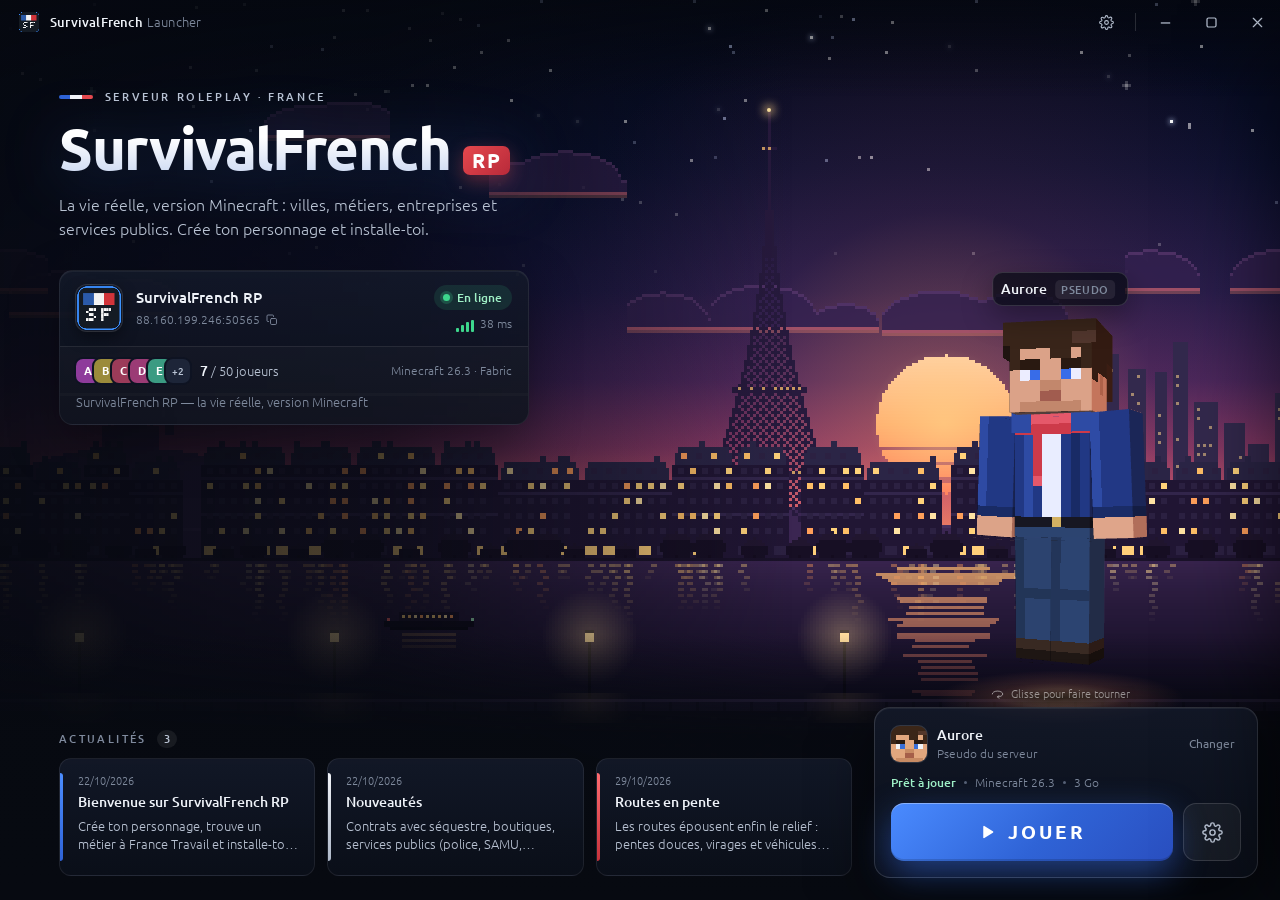
<file: ui/index.html>
<!doctype html>
<html lang="fr">
<head>
<meta charset="utf-8">
<meta name="viewport" content="width=device-width, initial-scale=1">
<title>SurvivalFrench</title>
<link rel="preload" href="fonts/ubuntu-regular.woff" as="font" type="font/woff" crossorigin>
<link rel="preload" href="fonts/ubuntu-bold.woff" as="font" type="font/woff" crossorigin>
<link rel="preload" href="fonts/ubuntu-light.woff" as="font" type="font/woff" crossorigin>
<link rel="preload" href="fonts/ubuntu-medium.woff" as="font" type="font/woff" crossorigin>
<link rel="stylesheet" href="style.css">
</head>
<body>
<svg width="0" height="0" style="position:absolute" aria-hidden="true">
  <defs>
    <symbol id="i-min" viewBox="0 0 16 16"><path d="M3 8.5h10" stroke="currentColor" stroke-width="1.3"/></symbol>
    <symbol id="i-max" viewBox="0 0 16 16"><rect x="3.2" y="3.2" width="9.6" height="9.6" rx="1.6" fill="none" stroke="currentColor" stroke-width="1.3"/></symbol>
    <symbol id="i-restore" viewBox="0 0 16 16"><rect x="2.8" y="5.2" width="8" height="8" rx="1.5" fill="none" stroke="currentColor" stroke-width="1.3"/><path d="M5.6 3.2h5.6a1.6 1.6 0 0 1 1.6 1.6v5.6" fill="none" stroke="currentColor" stroke-width="1.3"/></symbol>
    <symbol id="i-close" viewBox="0 0 16 16"><path d="M3.5 3.5l9 9M12.5 3.5l-9 9" stroke="currentColor" stroke-width="1.3" stroke-linecap="round"/></symbol>
    <symbol id="i-gear" viewBox="0 0 24 24"><g fill="none" stroke="currentColor" stroke-width="1.7" stroke-linecap="round" stroke-linejoin="round"><circle cx="12" cy="12" r="3"/><path d="M19.4 15a1.7 1.7 0 0 0 .3 1.8l.1.1a2 2 0 1 1-2.8 2.8l-.1-.1a1.7 1.7 0 0 0-1.8-.3 1.7 1.7 0 0 0-1 1.5V21a2 2 0 1 1-4 0v-.1a1.7 1.7 0 0 0-1.1-1.5 1.7 1.7 0 0 0-1.8.3l-.1.1a2 2 0 1 1-2.8-2.8l.1-.1a1.7 1.7 0 0 0 .3-1.8 1.7 1.7 0 0 0-1.5-1H3a2 2 0 1 1 0-4h.1a1.7 1.7 0 0 0 1.5-1.1 1.7 1.7 0 0 0-.3-1.8l-.1-.1a2 2 0 1 1 2.8-2.8l.1.1a1.7 1.7 0 0 0 1.8.3H9a1.7 1.7 0 0 0 1-1.5V3a2 2 0 1 1 4 0v.1a1.7 1.7 0 0 0 1 1.5 1.7 1.7 0 0 0 1.8-.3l.1-.1a2 2 0 1 1 2.8 2.8l-.1.1a1.7 1.7 0 0 0-.3 1.8V9a1.7 1.7 0 0 0 1.5 1H21a2 2 0 1 1 0 4h-.1a1.7 1.7 0 0 0-1.5 1z"/></g></symbol>
    <symbol id="i-play" viewBox="0 0 24 24"><path d="M7 4.8v14.4a1 1 0 0 0 1.5.9l11.3-7.2a1 1 0 0 0 0-1.8L8.5 3.9A1 1 0 0 0 7 4.8z" fill="currentColor"/></symbol>
    <symbol id="i-copy" viewBox="0 0 24 24"><g fill="none" stroke="currentColor" stroke-width="1.8" stroke-linecap="round" stroke-linejoin="round"><rect x="9" y="9" width="12" height="12" rx="2.5"/><path d="M5 15H4a2 2 0 0 1-2-2V4a2 2 0 0 1 2-2h9a2 2 0 0 1 2 2v1"/></g></symbol>
    <symbol id="i-user" viewBox="0 0 24 24"><g fill="none" stroke="currentColor" stroke-width="1.8" stroke-linecap="round"><circle cx="12" cy="8" r="4"/><path d="M4 21c1.2-4 4.3-6 8-6s6.8 2 8 6"/></g></symbol>
    <symbol id="i-alert" viewBox="0 0 24 24"><g fill="none" stroke="currentColor" stroke-width="1.8" stroke-linecap="round" stroke-linejoin="round"><path d="M10.3 3.9L1.8 18a2 2 0 0 0 1.7 3h17a2 2 0 0 0 1.7-3L13.7 3.9a2 2 0 0 0-3.4 0z"/><path d="M12 9v4M12 17h.01"/></g></symbol>
    <symbol id="i-info" viewBox="0 0 24 24"><g fill="none" stroke="currentColor" stroke-width="1.8" stroke-linecap="round"><circle cx="12" cy="12" r="9.5"/><path d="M12 11v6M12 7.5h.01"/></g></symbol>
    <symbol id="i-refresh" viewBox="0 0 24 24"><g fill="none" stroke="currentColor" stroke-width="1.9" stroke-linecap="round" stroke-linejoin="round"><path d="M21 12a9 9 0 1 1-2.6-6.4L21 8"/><path d="M21 3v5h-5"/></g></symbol>
    <symbol id="i-folder" viewBox="0 0 24 24"><path d="M3 7.5A2.5 2.5 0 0 1 5.5 5h3.6l2 2.2h7.4A2.5 2.5 0 0 1 21 9.7v7.8a2.5 2.5 0 0 1-2.5 2.5h-13A2.5 2.5 0 0 1 3 17.5z" fill="none" stroke="currentColor" stroke-width="1.8" stroke-linejoin="round"/></symbol>
    <symbol id="i-chip" viewBox="0 0 24 24"><g fill="none" stroke="currentColor" stroke-width="1.8" stroke-linecap="round"><rect x="5" y="5" width="14" height="14" rx="2.5"/><rect x="9" y="9" width="6" height="6" rx="1"/><path d="M9 2v3M15 2v3M9 19v3M15 19v3M2 9h3M2 15h3M19 9h3M19 15h3"/></g></symbol>
    <symbol id="i-bolt" viewBox="0 0 24 24"><path d="M13 2L4.5 13.5H11L10 22l8.5-11.5H12z" fill="none" stroke="currentColor" stroke-width="1.8" stroke-linejoin="round"/></symbol>
    <symbol id="i-rocket" viewBox="0 0 24 24"><g fill="none" stroke="currentColor" stroke-width="1.8" stroke-linecap="round" stroke-linejoin="round"><path d="M5 15c-1.5 1.3-2 5-2 5s3.7-.5 5-2c.7-.8.7-2.1-.1-2.9a2.2 2.2 0 0 0-2.9-.1z"/><path d="M12 15l-3-3a22 22 0 0 1 2-3.9A12.9 12.9 0 0 1 22 2c0 2.7-.8 7.5-6 11a22.4 22.4 0 0 1-4 2z"/><path d="M9 12H4s.6-3 2-4c1.6-1.1 5 0 5 0M12 15v5s3-.6 4-2c1.1-1.6 0-5 0-5"/></g></symbol>
    <symbol id="i-server" viewBox="0 0 24 24"><g fill="none" stroke="currentColor" stroke-width="1.8" stroke-linecap="round"><rect x="3" y="3.5" width="18" height="7" rx="2"/><rect x="3" y="13.5" width="18" height="7" rx="2"/><path d="M7 7h.01M7 17h.01"/></g></symbol>
    <symbol id="i-rotate" viewBox="0 0 24 24"><g fill="none" stroke="currentColor" stroke-width="1.7" stroke-linecap="round" stroke-linejoin="round"><path d="M3 12c0-2.8 4-5 9-5s9 2.2 9 5-4 5-9 5"/><path d="M14.5 14.5L12 17l2.5 2.5"/></g></symbol>
    <symbol id="i-download" viewBox="0 0 24 24"><g fill="none" stroke="currentColor" stroke-width="1.9" stroke-linecap="round" stroke-linejoin="round"><path d="M12 3v12M7 10l5 5 5-5M4 20h16"/></g></symbol>
    <symbol id="i-external" viewBox="0 0 24 24"><g fill="none" stroke="currentColor" stroke-width="1.8" stroke-linecap="round" stroke-linejoin="round"><path d="M14 4h6v6M20 4l-9 9"/><path d="M18 14v4a2 2 0 0 1-2 2H6a2 2 0 0 1-2-2V8a2 2 0 0 1 2-2h4"/></g></symbol>
  </defs>
</svg>

<div class="scene" id="scene">
  <canvas id="sky"></canvas>
  <div class="sun-glow"></div>
  <canvas class="clouds" id="clouds"></canvas>
  <div class="shooting"></div>
  <div class="layer" data-depth="3"><canvas id="far"></canvas><div id="sparkles"></div></div>
  <div class="layer" data-depth="6"><canvas id="mid"></canvas></div>
  <div class="layer" data-depth="10"><canvas id="near"></canvas></div>
</div>
<div class="shade"></div>

<header class="titlebar" id="titlebar">
  <div class="brand"><img src="logo.png" alt=""><div class="name">SurvivalFrench<span>Launcher</span></div></div>
  <div class="grow" data-drag></div>
  <button class="pill-update hidden" id="update"></button>
  <button class="tb-btn" id="tbSettings" title="Paramètres"><svg><use href="#i-gear"/></svg></button>
  <div class="tb-sep"></div>
  <button class="tb-btn" id="tbMin" title="Réduire"><svg><use href="#i-min"/></svg></button>
  <button class="tb-btn" id="tbMax" title="Agrandir"><svg><use href="#i-max" id="maxIcon"/></svg></button>
  <button class="tb-btn close" id="tbClose" title="Fermer"><svg><use href="#i-close"/></svg></button>
</header>

<main class="app">
  <section class="hero">
    <div class="eyebrow reveal"><span class="tricolor"><i></i><i></i><i></i></span><span>Serveur roleplay · France</span></div>
    <h1 class="reveal d1"><span id="title">SurvivalFrench</span><span class="rp">RP</span></h1>
    <p class="tagline reveal d2">La vie réelle, version Minecraft : villes, métiers, entreprises et services publics. Crée ton personnage et installe-toi.</p>
    <div class="server reveal d3" id="server"></div>
  </section>

  <section class="stage" id="stage">
    <div class="pedestal"></div>
    <canvas id="skin"></canvas>
    <div class="nametag" id="nametag"></div>
    <div class="drag-hint" id="dragHint"><svg><use href="#i-rotate"/></svg>Glisse pour faire tourner</div>
  </section>

  <section class="bottom">
    <div class="news reveal d3">
      <div class="section-title">Actualités <span class="n" id="newsCount">0</span></div>
      <div class="news-row" id="news"></div>
    </div>
    <div class="dock reveal d4" id="dock"></div>
  </section>
</main>

<div class="veil" id="veil"></div>
<aside class="drawer" id="drawer">
  <div class="drawer-head"><h2>Paramètres</h2><button class="tb-btn" id="drawerClose" style="width:38px;height:38px;border-radius:10px"><svg><use href="#i-close"/></svg></button></div>
  <div class="drawer-body">
    <div class="group">
      <h4><svg><use href="#i-chip"/></svg>Mémoire du jeu</h4>
      <div class="desc">La mémoire réservée à Minecraft. Trop en donner ralentit le reste du PC.</div>
      <div class="ram-value"><span class="v" id="ramV">4</span><span class="u">Go</span><span class="rec" id="ramRec"></span></div>
      <input type="range" id="ram" min="2048" max="8192" step="512">
      <div class="scale"><span id="ramMin">2 Go</span><span id="ramMax">8 Go</span></div>
    </div>
    <div class="group">
      <h4><svg><use href="#i-bolt"/></svg>Animations du launcher</h4>
      <div class="desc" id="perfDesc"></div>
      <div class="seg" id="perf">
        <button data-v="auto">Auto</button><button data-v="eco">Économie</button><button data-v="full">Complètes</button>
      </div>
    </div>
    <div class="group">
      <h4><svg><use href="#i-bolt"/></svg>Rendu (développement)</h4>
      <div class="desc" id="renderDesc"></div>
      <div class="seg" id="render">
        <button data-v="v4">V4 (mod)</button><button data-v="v5">V5 (Iris + Photon)</button>
      </div>
    </div>
    <div class="group">
      <h4><svg><use href="#i-rocket"/></svg>Pendant le jeu</h4>
      <div class="desc">Ce que fait le launcher une fois Minecraft lancé.</div>
      <button class="choice" data-after="hide"><span class="radio"></span><span><span class="ct">Se cacher et libérer la mémoire <span class="tag">Conseillé</span></span>
        <span class="cd" style="display:block">Le launcher disparaît et ne garde que quelques Mo. Il revient si le jeu plante.</span></span></button>
      <button class="choice" data-after="keep"><span class="radio"></span><span><span class="ct">Rester ouvert</span>
        <span class="cd" style="display:block">Pratique pour suivre l'état du jeu, mais utilise un peu plus de mémoire.</span></span></button>
    </div>
    <div class="group">
      <h4><svg><use href="#i-server"/></svg>Serveur</h4>
      <div class="desc">Adresse du manifeste publié par le serveur. Laisse vide pour l'adresse officielle.</div>
      <div class="field"><input type="text" id="manifest" spellcheck="false"></div>
    </div>
    <div class="group">
      <h4><svg><use href="#i-info"/></svg>Ta machine</h4>
      <div class="kv" id="machine"></div>
    </div>
  </div>
  <div class="drawer-foot">
    <button class="btn" id="folderBtn"><svg><use href="#i-folder"/></svg>Dossier du jeu</button>
    <button class="btn primary" id="saveSettings">Enregistrer</button>
  </div>
</aside>

<div class="modal" id="modal"><div class="dialog" id="dialog"></div></div>
<div class="toast" id="toast"></div>

<div class="edge n" data-dir="n"></div><div class="edge s" data-dir="s"></div><div class="edge e" data-dir="e"></div>
<div class="edge w" data-dir="w"></div><div class="edge ne" data-dir="ne"></div><div class="edge nw" data-dir="nw"></div>
<div class="edge se" data-dir="se"></div><div class="edge sw" data-dir="sw"></div>

<script src="scene.js"></script>
<script src="skin.js"></script>
<script src="app.js"></script>
</body>
</html>
</file>
<file: ui/style.css>
@font-face { font-family: "SF Ubuntu"; font-weight: 300; font-display: block; src: url(fonts/ubuntu-light.woff) format("woff"); }
@font-face { font-family: "SF Ubuntu"; font-weight: 400; font-display: block; src: url(fonts/ubuntu-regular.woff) format("woff"); }
@font-face { font-family: "SF Ubuntu"; font-weight: 500; font-display: block; src: url(fonts/ubuntu-medium.woff) format("woff"); }
@font-face { font-family: "SF Ubuntu"; font-weight: 700; font-display: block; src: url(fonts/ubuntu-bold.woff) format("woff"); }

:root {
  --bg: #070a11;
  --ink: #eef2f8;
  --ink-2: #b9c3d3;
  --ink-3: #7f8a9d;
  --ink-4: #566074;
  --line: rgba(255, 255, 255, .08);
  --line-2: rgba(255, 255, 255, .14);
  --glass: linear-gradient(180deg, rgba(20, 26, 42, .86), rgba(11, 15, 26, .9));
  --glass-flat: rgba(13, 18, 30, .88);
  --blue: #2f63d6;
  --blue-2: #4c8dff;
  --blue-3: #8fb6ff;
  --red: #e5484d;
  --green: #3dd68c;
  --gold: #f5b942;
  --warm: #ff9a6a;
  --radius: 14px;
  --dock-w: 384px;
  --bottom-h: 196px;
  --ease: cubic-bezier(.2, .8, .2, 1);
}

* { box-sizing: border-box; }
html, body { margin: 0; height: 100%; overflow: hidden; background: var(--bg); color: var(--ink);
  font: 400 14px/1.45 "SF Ubuntu", "Segoe UI Variable Text", "Segoe UI", system-ui, sans-serif;
  -webkit-font-smoothing: antialiased; user-select: none; -webkit-user-drag: none; cursor: default; }
img { -webkit-user-drag: none; }
button { font: inherit; color: inherit; border: 0; background: none; cursor: pointer; padding: 0; }
input { font: inherit; color: inherit; user-select: text; }
svg { display: block; }
.hidden { display: none !important; }
b, strong { font-weight: 500; }

/* ------------------------------------------------------------------ Décor ---- */
.scene { position: fixed; inset: 0; overflow: hidden; z-index: 0;
  background: linear-gradient(180deg, #050816 0%, #0c1232 26%, #1e1946 40%, #432458 50%, #8a3c62 56.5%,
    #d96a5f 60.5%, #f59a62 62.5%, #f59a62 100%); }
.scene canvas { position: absolute; left: 0; top: 0; image-rendering: pixelated; image-rendering: crisp-edges; }
.scene .layer { position: absolute; inset: -12px; will-change: transform; }
.sun-glow { position: absolute; inset: 0; pointer-events: none;
  background: radial-gradient(circle at var(--sunx, 74%) var(--suny, 58%), rgba(255, 196, 128, .7) 0, rgba(255, 140, 100, .32) 7%,
    rgba(214, 90, 110, .12) 20%, transparent 42%); }
/* Ambiance : aucune animation continue, les points s'allument et s'éteignent d'un coup (horloge lente de scene.js). */
.clouds { position: absolute; left: 0; top: 0; }
/* Chaque point a son propre petit calque : l'allumer ne redessine pas le décor derrière. */
.star, .spark, .beacon { position: absolute; width: 3px; height: 3px; background: #fff; opacity: .18; will-change: opacity; }
.star { box-shadow: 0 0 5px 1px rgba(200, 220, 255, .6); }
.star.on { opacity: .95; }
.spark { width: 2px; height: 2px; background: #ffe9b8; box-shadow: 0 0 5px 1px rgba(255, 214, 140, .8); opacity: 0; }
.spark.on { opacity: 1; }
.beacon { width: 4px; height: 4px; border-radius: 50%; background: #ffe4a0; box-shadow: 0 0 10px 3px rgba(255, 210, 140, .8); opacity: .4; }
.beacon.on { opacity: 1; }
.shooting { position: absolute; top: 9%; left: 30%; width: 120px; height: 2px; opacity: 0;
  background: linear-gradient(90deg, rgba(255, 255, 255, 0), rgba(255, 255, 255, .9)); border-radius: 2px; transform: rotate(-16deg); }
.shooting.go { animation: shoot .9s ease-in 1 both; }
@keyframes shoot { 0% { opacity: 0; transform: translate(0, 0) rotate(-16deg); } 15% { opacity: 1; }
  100% { opacity: 0; transform: translate(260px, 74px) rotate(-16deg); } }
.shade { position: fixed; inset: 0; pointer-events: none; z-index: 1;
  background:
    linear-gradient(180deg, rgba(5, 8, 16, .72) 0, rgba(5, 8, 16, 0) 96px),
    linear-gradient(0deg, var(--bg) 0, rgba(7, 10, 17, .94) calc(var(--bottom-h) - 30px), rgba(7, 10, 17, 0) calc(var(--bottom-h) + 70px)),
    linear-gradient(90deg, rgba(6, 9, 16, .9) 0, rgba(6, 9, 16, .7) 30%, rgba(6, 9, 16, 0) 62%); }

/* ------------------------------------------------------------- Barre titre ---- */
.titlebar { position: fixed; left: 0; right: 0; top: 0; height: 44px; z-index: 30; display: flex; align-items: center;
  padding-left: 18px; }
.brand { display: flex; align-items: center; gap: 10px; pointer-events: none; }
.brand img { width: 22px; height: 22px; image-rendering: pixelated; border-radius: 5px; }
.brand .name { font-weight: 500; font-size: 13px; letter-spacing: .2px; }
.brand .name span { font-weight: 300; color: var(--ink-3); margin-left: 4px; }
.titlebar .grow { flex: 1; align-self: stretch; }
.tb-btn { width: 46px; height: 44px; display: grid; place-items: center; color: var(--ink-2); transition: background .15s, color .15s; }
.tb-btn:hover { background: rgba(255, 255, 255, .08); color: var(--ink); }
.tb-btn.close:hover { background: var(--red); color: #fff; }
.tb-btn svg { width: 15px; height: 15px; }
.tb-sep { width: 1px; height: 18px; background: var(--line-2); margin: 0 6px; }
.pill-update { display: flex; align-items: center; gap: 8px; height: 28px; padding: 0 12px 0 10px; margin-right: 10px;
  border-radius: 99px; background: rgba(61, 214, 140, .12); border: 1px solid rgba(61, 214, 140, .35); color: #b9f5d6;
  font-size: 12px; font-weight: 500; }
.pill-update:hover { background: rgba(61, 214, 140, .2); }
.pill-update svg { width: 14px; height: 14px; }
.pill-update.wait { background: rgba(255, 255, 255, .06); border-color: var(--line-2); color: var(--ink-3); pointer-events: none; }

/* ------------------------------------------------------------- Mise en page ---- */
.app { position: fixed; inset: 0; z-index: 2; }
.hero { position: absolute; left: 0; top: 44px; bottom: var(--bottom-h); width: min(58%, 640px);
  padding: clamp(18px, 5vh, 52px) 0 0 clamp(28px, 4.6vw, 60px); display: flex; flex-direction: column; }
.eyebrow { display: flex; align-items: center; gap: 12px; font-size: 11px; font-weight: 500; letter-spacing: 2.6px;
  text-transform: uppercase; color: var(--ink-2); }
.tricolor { display: flex; width: 34px; height: 4px; border-radius: 2px; overflow: hidden; }
.tricolor i { flex: 1; } .tricolor i:nth-child(1) { background: #2f63d6; } .tricolor i:nth-child(2) { background: #f2f4f8; }
.tricolor i:nth-child(3) { background: #e5484d; }
h1 { margin: 14px 0 0; font-weight: 700; font-size: clamp(40px, 6.4vh, 60px); line-height: 1.02; letter-spacing: -1.2px;
  background: linear-gradient(180deg, #ffffff 30%, #c9d7f2 100%); -webkit-background-clip: text; background-clip: text; color: transparent;
  filter: drop-shadow(0 6px 30px rgba(76, 141, 255, .25)); }
h1 .rp { display: inline-block; vertical-align: 10%; margin-left: 12px; font-size: .34em; letter-spacing: 1.5px; padding: 5px 9px 4px;
  border-radius: 7px; color: #fff; -webkit-text-fill-color: #fff; background: linear-gradient(135deg, #e5484d, #b82a3a);
  box-shadow: 0 6px 18px rgba(229, 72, 77, .35); }
.tagline { margin: 14px 0 0; max-width: 470px; font-size: 15.5px; font-weight: 300; color: var(--ink-2); line-height: 1.55; }

/* ---- Carte serveur */
.server { margin-top: clamp(16px, 3.4vh, 30px); width: min(470px, 100%); border-radius: var(--radius); background: var(--glass);
  border: 1px solid var(--line); box-shadow: 0 1px 0 rgba(255, 255, 255, .05) inset, 0 18px 50px rgba(0, 0, 0, .35); overflow: hidden; }
.server-top { display: flex; gap: 14px; align-items: center; padding: 14px 16px; }
.favicon { width: 46px; height: 46px; border-radius: 11px; image-rendering: pixelated; flex: none; background: #121828;
  box-shadow: 0 0 0 1px var(--line-2), 0 6px 16px rgba(0, 0, 0, .4); }
.server-id { flex: 1; min-width: 0; }
.server-name { font-weight: 500; font-size: 15px; white-space: nowrap; overflow: hidden; text-overflow: ellipsis; }
.server-addr { display: inline-flex; align-items: center; gap: 6px; margin-top: 2px; font-size: 12px; font-weight: 300; color: var(--ink-3);
  border-radius: 6px; padding: 1px 4px; margin-left: -4px; transition: background .15s, color .15s; }
.server-addr:hover { background: rgba(255, 255, 255, .06); color: var(--ink-2); }
.server-addr svg { width: 12px; height: 12px; }
.status { display: flex; flex-direction: column; align-items: flex-end; gap: 5px; flex: none; }
.badge { display: inline-flex; align-items: center; gap: 7px; font-size: 12px; font-weight: 500; padding: 4px 10px 4px 9px;
  border-radius: 99px; background: rgba(255, 255, 255, .06); color: var(--ink-2); }
.badge .dot { width: 7px; height: 7px; border-radius: 50%; background: var(--ink-4); }
.badge.on { background: rgba(61, 214, 140, .12); color: #9ff0c6; }
.badge.on .dot { background: var(--green); box-shadow: 0 0 0 3px rgba(61, 214, 140, .22); }
.badge.off { background: rgba(229, 72, 77, .12); color: #ffb3b6; }
.badge.off .dot { background: var(--red); }
.latency { display: flex; align-items: flex-end; gap: 6px; font-size: 11.5px; font-weight: 300; color: var(--ink-3); }
.bars { display: flex; align-items: flex-end; gap: 2px; height: 12px; }
.bars i { width: 3px; border-radius: 1px; background: rgba(255, 255, 255, .14); }
.bars i:nth-child(1) { height: 4px; } .bars i:nth-child(2) { height: 7px; } .bars i:nth-child(3) { height: 10px; } .bars i:nth-child(4) { height: 12px; }
.bars.q4 i, .bars.q3 i:nth-child(-n+3), .bars.q2 i:nth-child(-n+2), .bars.q1 i:nth-child(1) { background: var(--green); }
.bars.q2 i:nth-child(-n+2) { background: var(--gold); } .bars.q1 i:nth-child(1) { background: var(--red); }
.server-bottom { display: flex; align-items: center; gap: 14px; padding: 11px 16px 12px; border-top: 1px solid var(--line);
  background: rgba(255, 255, 255, .02); min-height: 50px; }
.players { display: flex; align-items: center; gap: 10px; }
.players .count { font-size: 13px; color: var(--ink-2); font-weight: 300; }
.players .count b { color: var(--ink); font-size: 14px; }
.faces { display: flex; padding-left: 6px; }
.face { width: 24px; height: 24px; border-radius: 7px; margin-left: -6px; display: grid; place-items: center; font-size: 11px;
  font-weight: 700; color: #fff; box-shadow: 0 0 0 2px #0e1322; text-transform: uppercase; }
.face.more { background: #1d2538; color: var(--ink-2); font-weight: 500; font-size: 10px; }
.server-meta { margin-left: auto; font-size: 12px; color: var(--ink-3); font-weight: 300; white-space: nowrap; }
.motd { padding: 0 16px 13px; margin-top: -3px; font-size: 12.5px; font-weight: 300; color: var(--ink-3); white-space: nowrap;
  overflow: hidden; text-overflow: ellipsis; background: rgba(255, 255, 255, .02); }
.retry { display: inline-flex; align-items: center; gap: 6px; font-size: 12px; color: var(--blue-3); font-weight: 500; }
.retry:hover { color: #fff; }
.retry svg { width: 13px; height: 13px; }
.skeleton { display: inline-block; height: 10px; width: 120px; border-radius: 5px;
  background: linear-gradient(90deg, rgba(255, 255, 255, .05), rgba(255, 255, 255, .12), rgba(255, 255, 255, .05));
  background-size: 200% 100%; animation: shimmer 1.4s linear infinite; }
@keyframes shimmer { from { background-position: 200% 0; } to { background-position: -200% 0; } }

/* ---- Personnage */
.stage { position: absolute; right: calc(var(--dock-w) * .5 - 150px + 28px); bottom: calc(var(--bottom-h) - 8px); width: 300px;
  height: min(440px, calc(100vh - var(--bottom-h) - 70px)); display: flex; flex-direction: column; align-items: center; }
.stage canvas { position: absolute; left: 0; top: 0; width: 100%; height: 100%; cursor: grab; }
.stage canvas.dragging { cursor: grabbing; }
.pedestal { position: absolute; left: 50%; bottom: -14px; width: 250px; height: 56px; transform: translateX(-50%); pointer-events: none;
  background: radial-gradient(ellipse at center, rgba(255, 190, 130, .42) 0, rgba(255, 140, 100, .14) 38%, transparent 70%); }
.pedestal::after { content: ""; position: absolute; left: 50%; top: 50%; width: 120px; height: 18px; transform: translate(-50%, -50%);
  border-radius: 50%; background: radial-gradient(ellipse at center, rgba(0, 0, 0, .55), transparent 70%); }
.nametag { position: absolute; top: 0; left: 50%; transform: translateX(-50%); display: flex; align-items: center; gap: 8px; z-index: 2;
  padding: 6px 12px 6px 8px; border-radius: 10px; background: rgba(8, 11, 20, .72); border: 1px solid var(--line-2); white-space: nowrap;
  box-shadow: 0 10px 30px rgba(0, 0, 0, .35); transition: opacity .3s; }
.nametag .who { font-weight: 500; font-size: 14px; }
.nametag .kind { font-size: 10.5px; font-weight: 500; letter-spacing: .6px; text-transform: uppercase; padding: 2px 6px; border-radius: 5px;
  background: rgba(255, 255, 255, .08); color: var(--ink-3); }
.nametag .kind.ms { background: rgba(76, 141, 255, .16); color: var(--blue-3); }
.nametag .kind.rp { background: rgba(245, 185, 66, .14); color: #ffd98a; }
.drag-hint { position: absolute; bottom: 10px; left: 50%; transform: translateX(-50%); display: flex; align-items: center; gap: 6px;
  font-size: 11px; font-weight: 300; color: rgba(255, 255, 255, .55); pointer-events: none; transition: opacity .6s; white-space: nowrap;
  text-shadow: 0 1px 6px rgba(0, 0, 0, .6); }
.drag-hint svg { width: 14px; height: 14px; }

/* ------------------------------------------------------------- Bas de page ---- */
.bottom { position: absolute; left: 0; right: 0; bottom: 0; height: var(--bottom-h); display: flex; gap: 22px;
  padding: 0 22px 22px clamp(28px, 4.6vw, 60px); align-items: flex-end; }
.news { flex: 1; min-width: 0; align-self: stretch; display: flex; flex-direction: column; justify-content: flex-end; }
.section-title { display: flex; align-items: center; gap: 10px; margin: 0 0 10px; font-size: 11px; font-weight: 500; letter-spacing: 2.4px;
  text-transform: uppercase; color: var(--ink-3); }
.section-title .n { letter-spacing: 0; font-size: 11px; padding: 1px 7px; border-radius: 99px; background: rgba(255, 255, 255, .07); color: var(--ink-2); }
.news-row { display: flex; gap: 12px; overflow-x: auto; scrollbar-width: none; padding-bottom: 2px; }
.news-row::-webkit-scrollbar { display: none; }
.news-row.more { -webkit-mask-image: linear-gradient(90deg, #000 calc(100% - 56px), transparent); }
.news-card { position: relative; flex: 1 1 0; min-width: 210px; max-width: 330px; text-align: left; padding: 14px 16px 14px 18px; border-radius: 12px;
  background: var(--glass); border: 1px solid var(--line); overflow: hidden; transition: transform .25s var(--ease), border-color .2s, background .2s;
  height: 118px; display: flex; flex-direction: column; }
.news-card::before { content: ""; position: absolute; left: 0; top: 14px; bottom: 14px; width: 3px; border-radius: 0 3px 3px 0;
  background: linear-gradient(180deg, var(--blue-2), #2f63d6); }
.news-card:nth-child(3n+2)::before { background: linear-gradient(180deg, #f2f4f8, #aeb8c8); }
.news-card:nth-child(3n+3)::before { background: linear-gradient(180deg, #ff6b70, #c7323b); }
.news-card:hover { transform: translateY(-3px); border-color: var(--line-2); background: linear-gradient(180deg, rgba(26, 33, 52, .92), rgba(13, 18, 30, .94)); }
.news-card .date { font-size: 11px; color: var(--ink-3); font-weight: 300; }
.news-card .title { margin-top: 3px; font-weight: 500; font-size: 14px; white-space: nowrap; overflow: hidden; text-overflow: ellipsis; }
.news-card .text { margin-top: 5px; font-size: 12.5px; font-weight: 300; color: var(--ink-2); line-height: 1.45; overflow: hidden;
  display: -webkit-box; -webkit-line-clamp: 2; -webkit-box-orient: vertical; }
.news-empty { font-size: 13px; font-weight: 300; color: var(--ink-3); padding: 14px 0; }

/* ---- Dock JOUER */
.dock { width: var(--dock-w); flex: none; border-radius: 16px; padding: 16px; background: var(--glass); border: 1px solid var(--line-2);
  box-shadow: 0 1px 0 rgba(255, 255, 255, .06) inset, 0 24px 60px rgba(0, 0, 0, .5); position: relative; }
.dock-head { display: flex; align-items: center; gap: 10px; min-height: 40px; margin-bottom: 12px; }
.me { display: flex; align-items: center; gap: 10px; min-width: 0; flex: 1; }
.me-face { width: 36px; height: 36px; border-radius: 9px; flex: none; image-rendering: pixelated; background: #1a2134;
  box-shadow: 0 0 0 1px var(--line-2); }
.me-text { min-width: 0; }
.me-name { font-weight: 500; font-size: 14px; white-space: nowrap; overflow: hidden; text-overflow: ellipsis; }
.me-sub { font-size: 11.5px; font-weight: 300; color: var(--ink-3); }
.link { color: var(--ink-3); font-size: 12px; font-weight: 400; border-radius: 6px; padding: 4px 6px; transition: color .15s, background .15s; }
.link:hover { color: var(--ink); background: rgba(255, 255, 255, .06); }
.ready-line { display: flex; align-items: center; gap: 8px; font-size: 12px; color: var(--ink-3); font-weight: 300; margin: -2px 0 12px; }
.ready-line .ok { color: #9ff0c6; font-weight: 500; }
.ready-line .todo { color: #ffd98a; font-weight: 500; }
.ready-line .sep { width: 3px; height: 3px; border-radius: 50%; background: var(--ink-4); }
.play-row { display: flex; gap: 10px; }
.play { position: relative; flex: 1; height: 58px; border-radius: 13px; overflow: hidden; display: flex; align-items: center;
  justify-content: center; gap: 12px; font-weight: 700; font-size: 19px; letter-spacing: 3px; color: #fff;
  background: linear-gradient(135deg, #4a8bff 0%, #2f63d6 55%, #2a4fc0 100%);
  box-shadow: 0 1px 0 rgba(255, 255, 255, .35) inset, 0 -2px 0 rgba(0, 0, 0, .15) inset, 0 12px 34px rgba(59, 123, 255, .45);
  transition: transform .2s var(--ease), box-shadow .2s, filter .2s; }
.play svg { width: 18px; height: 18px; }
.play::after { content: ""; position: absolute; top: 0; bottom: 0; left: -60%; width: 40%; transform: skewX(-20deg);
  background: linear-gradient(90deg, transparent, rgba(255, 255, 255, .28), transparent); opacity: 0; }
.play:hover:not(:disabled) { transform: translateY(-1px); filter: brightness(1.07);
  box-shadow: 0 1px 0 rgba(255, 255, 255, .35) inset, 0 -2px 0 rgba(0, 0, 0, .15) inset, 0 16px 40px rgba(59, 123, 255, .6); }
.play:hover:not(:disabled)::after { opacity: 1; animation: shine .9s var(--ease); }
.play:active:not(:disabled) { transform: translateY(1px) scale(.99); }
@keyframes shine { from { left: -60%; } to { left: 130%; } }
.play:disabled { cursor: default; filter: saturate(.45) brightness(.72); box-shadow: 0 1px 0 rgba(255, 255, 255, .15) inset; }
.play.playing { background: linear-gradient(135deg, #2bbf7a, #1c9a5f); filter: none; box-shadow: 0 12px 30px rgba(43, 191, 122, .3); }
.play.busy { filter: none; background: #1b2336; box-shadow: 0 0 0 1px var(--line-2) inset; letter-spacing: 1.5px; font-size: 15px; }
.play .fill { position: absolute; left: 0; top: 0; bottom: 0; width: 0; background: linear-gradient(90deg, #2f63d6, #4c8dff);
  transition: width .35s var(--ease); }
.play .fill { overflow: hidden; }
.play .fill::after { content: ""; position: absolute; top: 0; bottom: 0; left: -28px; right: 0; will-change: transform;
  background: repeating-linear-gradient(-45deg, rgba(255, 255, 255, .1) 0 10px, transparent 10px 20px); animation: stripes 1s linear infinite; }
@keyframes stripes { from { transform: translateX(0); } to { transform: translateX(28px); } }
.play .lbl { position: relative; display: flex; align-items: center; gap: 12px; }
.icon-btn { width: 58px; height: 58px; flex: none; border-radius: 13px; display: grid; place-items: center; color: var(--ink-2);
  background: rgba(255, 255, 255, .05); border: 1px solid var(--line-2); transition: background .15s, color .15s, transform .2s var(--ease); }
.icon-btn:hover { background: rgba(255, 255, 255, .1); color: var(--ink); }
.icon-btn:hover svg { transform: rotate(40deg); }
.icon-btn svg { width: 21px; height: 21px; transition: transform .4s var(--ease); }
.progress { margin: -2px 0 12px; }
.progress .row { display: flex; justify-content: space-between; align-items: baseline; gap: 10px; }
.progress .step { font-weight: 500; font-size: 13px; }
.progress .pct { font-size: 12px; color: var(--ink-2); font-variant-numeric: tabular-nums; }
.progress .detail { font-size: 11.5px; color: var(--ink-3); font-weight: 300; margin-top: 2px; white-space: nowrap; overflow: hidden;
  text-overflow: ellipsis; }
.playing-dot { width: 9px; height: 9px; border-radius: 50%; background: #fff; animation: beat 1.4s ease-in-out infinite; }
@keyframes beat { 0%, 100% { opacity: .5; transform: scale(.85); } 50% { opacity: 1; transform: scale(1.1); } }

/* ---- Connexion */
.login h3 { margin: 0; font-size: 16px; font-weight: 500; }
.login p { margin: 3px 0 12px; font-size: 12.5px; color: var(--ink-3); font-weight: 300; }
.field { display: flex; align-items: center; gap: 10px; height: 46px; padding: 0 6px 0 14px; border-radius: 12px; background: rgba(3, 5, 10, .55);
  border: 1px solid var(--line-2); transition: border-color .15s, box-shadow .15s; }
.field:focus-within { border-color: rgba(76, 141, 255, .7); box-shadow: 0 0 0 4px rgba(76, 141, 255, .16); }
.field svg { width: 17px; height: 17px; color: var(--ink-3); flex: none; }
.field input { flex: 1; min-width: 0; border: 0; outline: 0; background: none; font-size: 14.5px; }
.field input::placeholder { color: var(--ink-4); }
.btn { height: 46px; padding: 0 16px; border-radius: 11px; display: inline-flex; align-items: center; justify-content: center; gap: 9px;
  font-weight: 500; font-size: 13.5px; background: rgba(255, 255, 255, .07); border: 1px solid var(--line-2);
  transition: background .15s, border-color .15s, transform .15s; white-space: nowrap; }
.btn:hover { background: rgba(255, 255, 255, .12); }
.btn:active { transform: translateY(1px); }
.btn.primary { background: linear-gradient(135deg, #4a8bff, #2f63d6); border-color: transparent; box-shadow: 0 8px 22px rgba(59, 123, 255, .35); }
.btn.primary:hover { filter: brightness(1.08); }
.btn.small { height: 34px; padding: 0 12px; font-size: 12.5px; border-radius: 9px; }
.btn.wide { width: 100%; }
.btn svg { width: 16px; height: 16px; }
.btn.ms { background: #262626; border-color: #3a3a3a; }
.btn.ms:hover { background: #303030; }
.mslogo { display: grid; grid-template-columns: 7px 7px; gap: 2px; }
.mslogo i { width: 7px; height: 7px; } .mslogo i:nth-child(1) { background: #f25022; } .mslogo i:nth-child(2) { background: #7fba00; }
.mslogo i:nth-child(3) { background: #00a4ef; } .mslogo i:nth-child(4) { background: #ffb900; }
.stack { display: flex; flex-direction: column; gap: 8px; }
.hint { font-size: 11.5px; font-weight: 300; color: var(--ink-3); line-height: 1.45; }
.code-box { text-align: center; }
.code-box .code { margin: 8px 0 12px; font: 700 30px/1 "SF Ubuntu", monospace; letter-spacing: 7px; padding: 14px 0 13px 7px;
  border-radius: 12px; background: rgba(3, 5, 10, .55); border: 1px dashed rgba(143, 182, 255, .5); color: #fff; }
.code-box .wait { display: flex; align-items: center; justify-content: center; gap: 8px; margin-top: 10px; font-size: 12px; color: var(--ink-3); }
.spinner { width: 14px; height: 14px; border-radius: 50%; border: 2px solid rgba(255, 255, 255, .15); border-top-color: var(--blue-2);
  animation: spin .8s linear infinite; }
@keyframes spin { to { transform: rotate(360deg); } }

/* ---- Alertes */
.alert { margin-bottom: 12px; border-radius: 12px; padding: 11px 12px; display: flex; gap: 10px; align-items: flex-start; font-size: 12.5px;
  background: rgba(229, 72, 77, .1); border: 1px solid rgba(229, 72, 77, .35); color: #ffc9cb; }
.alert.info { background: rgba(76, 141, 255, .1); border-color: rgba(76, 141, 255, .35); color: #cfe0ff; }
.alert svg { width: 17px; height: 17px; flex: none; margin-top: 1px; }
.alert .body { flex: 1; min-width: 0; }
.alert .t { font-weight: 500; color: #fff; }
.alert .log { margin-top: 6px; max-height: 96px; overflow: hidden auto; font: 10.5px/1.5 Consolas, monospace; white-space: pre-wrap;
  word-break: break-word; color: #f3b5b8; user-select: text; padding: 6px 8px; border-radius: 8px; background: rgba(0, 0, 0, .25);
  scrollbar-width: thin; scrollbar-color: rgba(255, 180, 182, .35) transparent; }
::-webkit-scrollbar { width: 8px; height: 8px; }
::-webkit-scrollbar-thumb { background: rgba(255, 255, 255, .16); border-radius: 4px; border: 2px solid transparent; background-clip: padding-box; }
::-webkit-scrollbar-track, ::-webkit-scrollbar-corner { background: transparent; }
.alert .acts { display: flex; gap: 6px; margin-top: 8px; }
.alert .x { color: inherit; opacity: .7; border-radius: 6px; padding: 2px; }
.alert .x:hover { opacity: 1; background: rgba(255, 255, 255, .08); }
.alert .x svg { width: 15px; height: 15px; margin: 0; }

/* ------------------------------------------------------------- Panneaux ---- */
.veil { position: fixed; inset: 44px 0 0 0; z-index: 40; background: rgba(3, 5, 10, .55); opacity: 0; pointer-events: none;
  transition: opacity .25s; }
.veil.open { opacity: 1; pointer-events: auto; }
.drawer { position: fixed; top: 44px; right: 0; bottom: 0; width: min(440px, 92vw); z-index: 41; background: #0b0f1a;
  border-left: 1px solid var(--line-2); box-shadow: -30px 0 80px rgba(0, 0, 0, .5); transform: translateX(104%);
  transition: transform .32s var(--ease); display: flex; flex-direction: column; }
.drawer.open { transform: none; }
.drawer-head { display: flex; align-items: center; justify-content: space-between; padding: 22px 24px 8px; }
.drawer-head h2 { margin: 0; font-size: 21px; font-weight: 700; letter-spacing: -.3px; }
.drawer-body { flex: 1; overflow-y: auto; padding: 6px 24px 24px; scrollbar-width: thin; scrollbar-color: #2a3346 transparent; }
.group { padding: 18px 0; border-bottom: 1px solid var(--line); }
.group:last-child { border-bottom: 0; }
.group h4 { margin: 0 0 4px; font-size: 13.5px; font-weight: 500; display: flex; align-items: center; gap: 9px; }
.group h4 svg { width: 16px; height: 16px; color: var(--blue-3); }
.group .desc { font-size: 12px; font-weight: 300; color: var(--ink-3); margin-bottom: 12px; }
.ram-value { display: flex; align-items: baseline; gap: 8px; margin-bottom: 10px; }
.ram-value .v { font-size: 28px; font-weight: 700; letter-spacing: -.5px; }
.ram-value .u { font-size: 14px; color: var(--ink-3); }
.ram-value .rec { margin-left: auto; font-size: 11.5px; color: var(--ink-3); font-weight: 300; }
.ram-value .rec b { color: #9ff0c6; }
input[type=range] { -webkit-appearance: none; appearance: none; width: 100%; height: 22px; background: none; margin: 0; cursor: pointer; }
input[type=range]::-webkit-slider-runnable-track { height: 6px; border-radius: 3px;
  background: linear-gradient(90deg, var(--blue-2) 0 var(--p, 50%), rgba(255, 255, 255, .1) var(--p, 50%) 100%); }
input[type=range]::-webkit-slider-thumb { -webkit-appearance: none; width: 18px; height: 18px; margin-top: -6px; border-radius: 50%;
  background: #fff; box-shadow: 0 0 0 4px rgba(76, 141, 255, .3), 0 4px 10px rgba(0, 0, 0, .4); }
.scale { display: flex; justify-content: space-between; font-size: 10.5px; color: var(--ink-4); margin-top: 4px; }
.seg { display: grid; grid-template-columns: repeat(3, 1fr); gap: 4px; padding: 4px; border-radius: 11px; background: rgba(255, 255, 255, .04);
  border: 1px solid var(--line); }
.seg button { height: 34px; border-radius: 8px; font-size: 12.5px; font-weight: 500; color: var(--ink-3); transition: background .15s, color .15s; }
.seg button:hover { color: var(--ink); }
.seg button.on { background: rgba(76, 141, 255, .18); color: #fff; box-shadow: 0 0 0 1px rgba(76, 141, 255, .45) inset; }
.choice { display: flex; gap: 12px; align-items: flex-start; width: 100%; text-align: left; padding: 12px 14px; border-radius: 12px;
  border: 1px solid var(--line); background: rgba(255, 255, 255, .02); margin-bottom: 8px; transition: border-color .15s, background .15s; }
.choice:hover { border-color: var(--line-2); }
.choice.on { border-color: rgba(76, 141, 255, .55); background: rgba(76, 141, 255, .07); }
.choice .radio { width: 18px; height: 18px; border-radius: 50%; border: 2px solid var(--ink-4); flex: none; margin-top: 1px; position: relative; }
.choice.on .radio { border-color: var(--blue-2); }
.choice.on .radio::after { content: ""; position: absolute; inset: 3px; border-radius: 50%; background: var(--blue-2); }
.choice .ct { font-size: 13px; font-weight: 500; }
.choice .cd { font-size: 11.5px; font-weight: 300; color: var(--ink-3); margin-top: 1px; }
.tag { font-size: 10px; font-weight: 500; letter-spacing: .5px; padding: 1px 6px; border-radius: 5px; margin-left: 6px; vertical-align: 1px;
  background: rgba(61, 214, 140, .14); color: #9ff0c6; text-transform: uppercase; }
.kv { display: grid; grid-template-columns: auto 1fr; gap: 7px 16px; font-size: 12.5px; }
.kv .k { color: var(--ink-3); font-weight: 300; }
.kv .v { text-align: right; color: var(--ink-2); white-space: nowrap; overflow: hidden; text-overflow: ellipsis; }
.drawer-foot { display: flex; gap: 10px; padding: 16px 24px 20px; border-top: 1px solid var(--line); background: #0a0e18; }
.drawer-foot .btn { flex: 1; }

.modal { position: fixed; inset: 0; z-index: 50; display: grid; place-items: center; background: rgba(3, 5, 10, .6); opacity: 0;
  pointer-events: none; transition: opacity .2s; }
.modal.open { opacity: 1; pointer-events: auto; }
.dialog { width: min(520px, 90vw); border-radius: 18px; background: #0d1220; border: 1px solid var(--line-2); padding: 24px 26px 22px;
  box-shadow: 0 40px 100px rgba(0, 0, 0, .6); transform: translateY(10px) scale(.98); transition: transform .25s var(--ease); }
.modal.open .dialog { transform: none; }
.dialog .date { font-size: 12px; color: var(--ink-3); font-weight: 300; }
.dialog h3 { margin: 4px 0 12px; font-size: 21px; font-weight: 700; letter-spacing: -.3px; }
.dialog p { margin: 0; color: var(--ink-2); font-weight: 300; font-size: 14px; line-height: 1.65; white-space: pre-wrap; user-select: text; }
.dialog .acts { display: flex; justify-content: flex-end; gap: 10px; margin-top: 22px; }

.toast { position: fixed; left: 50%; bottom: 26px; z-index: 60; transform: translate(-50%, 20px); opacity: 0; pointer-events: none;
  padding: 11px 18px; border-radius: 12px; background: #1a2132; border: 1px solid var(--line-2); font-size: 13px;
  box-shadow: 0 20px 50px rgba(0, 0, 0, .5); transition: opacity .25s, transform .25s var(--ease); max-width: 80vw; }
.toast.show { opacity: 1; transform: translate(-50%, 0); }

.edge { position: fixed; z-index: 100; }
.edge.n { top: 0; left: 8px; right: 8px; height: 5px; cursor: n-resize; }
.edge.s { bottom: 0; left: 8px; right: 8px; height: 6px; cursor: s-resize; }
.edge.e { right: 0; top: 8px; bottom: 8px; width: 6px; cursor: e-resize; }
.edge.w { left: 0; top: 8px; bottom: 8px; width: 6px; cursor: w-resize; }
.edge.ne { right: 0; top: 0; width: 10px; height: 10px; cursor: ne-resize; }
.edge.nw { left: 0; top: 0; width: 10px; height: 10px; cursor: nw-resize; }
.edge.se { right: 0; bottom: 0; width: 12px; height: 12px; cursor: se-resize; }
.edge.sw { left: 0; bottom: 0; width: 12px; height: 12px; cursor: sw-resize; }
body.maximized .edge { display: none; }

/* ---- Apparition */
.reveal { animation: rise .7s var(--ease) both; }
.reveal.d1 { animation-delay: .06s; } .reveal.d2 { animation-delay: .12s; } .reveal.d3 { animation-delay: .18s; } .reveal.d4 { animation-delay: .24s; }
@keyframes rise { from { opacity: 0; transform: translateY(12px); } to { opacity: 1; transform: none; } }

/* ---- Petites fenêtres */
@media (max-height: 640px) {
  :root { --bottom-h: 178px; }
  .news-card { height: 104px; }
  .news-card .text { -webkit-line-clamp: 1; }
  .tagline { font-size: 14px; margin-top: 10px; }
  .motd { display: none; }
}
@media (max-width: 1060px) {
  :root { --dock-w: 344px; }
  .hero { width: 56%; }
  .stage { width: 250px; right: 16px; }
}

/* ---- Mode économie : rien ne bouge en continu */
body.eco .skeleton, body.eco .play .fill::after, body.eco .playing-dot { animation: none !important; }
body.eco .shooting, body.eco .star, body.eco .spark, body.eco .beacon { display: none; }
body.eco .reveal { animation-duration: .01s; }
body.eco h1 { filter: none; }
@media (prefers-reduced-motion: reduce) {
  .shooting, .reveal { animation: none !important; }
}
</file>
